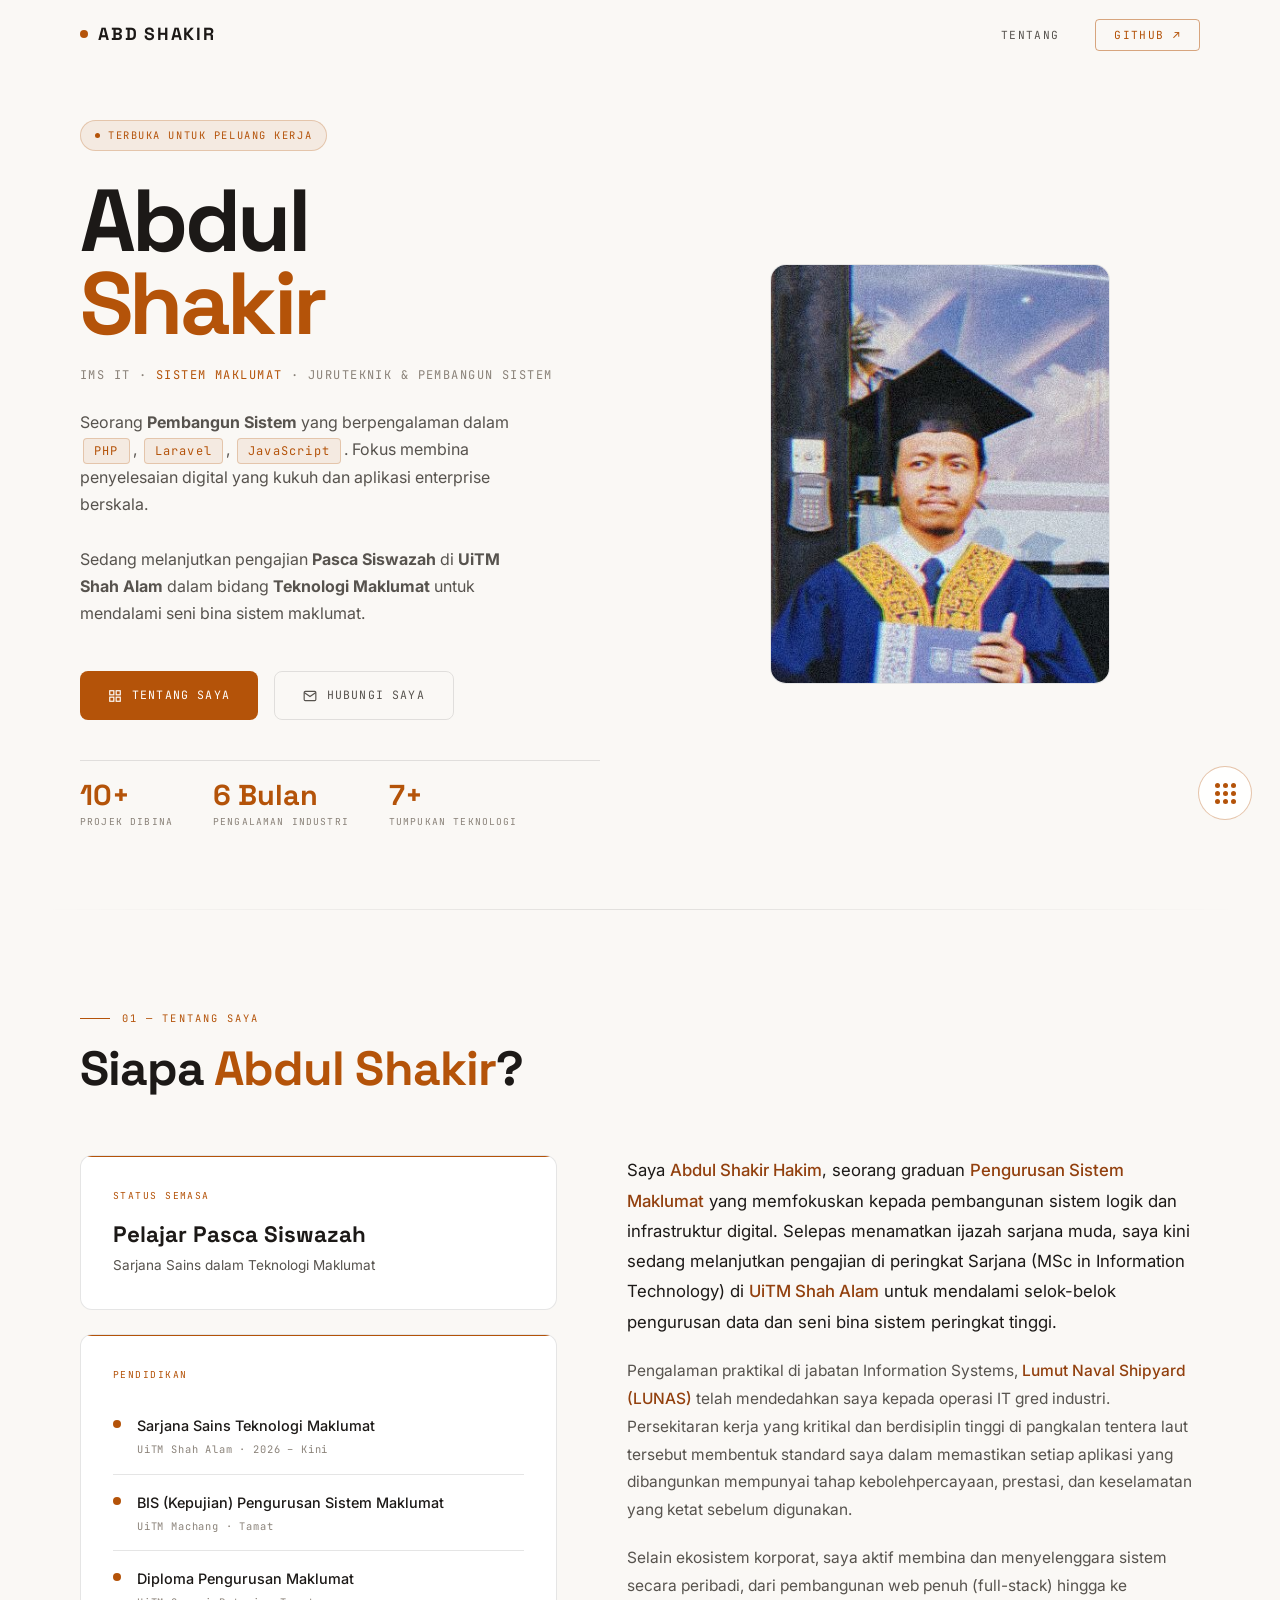
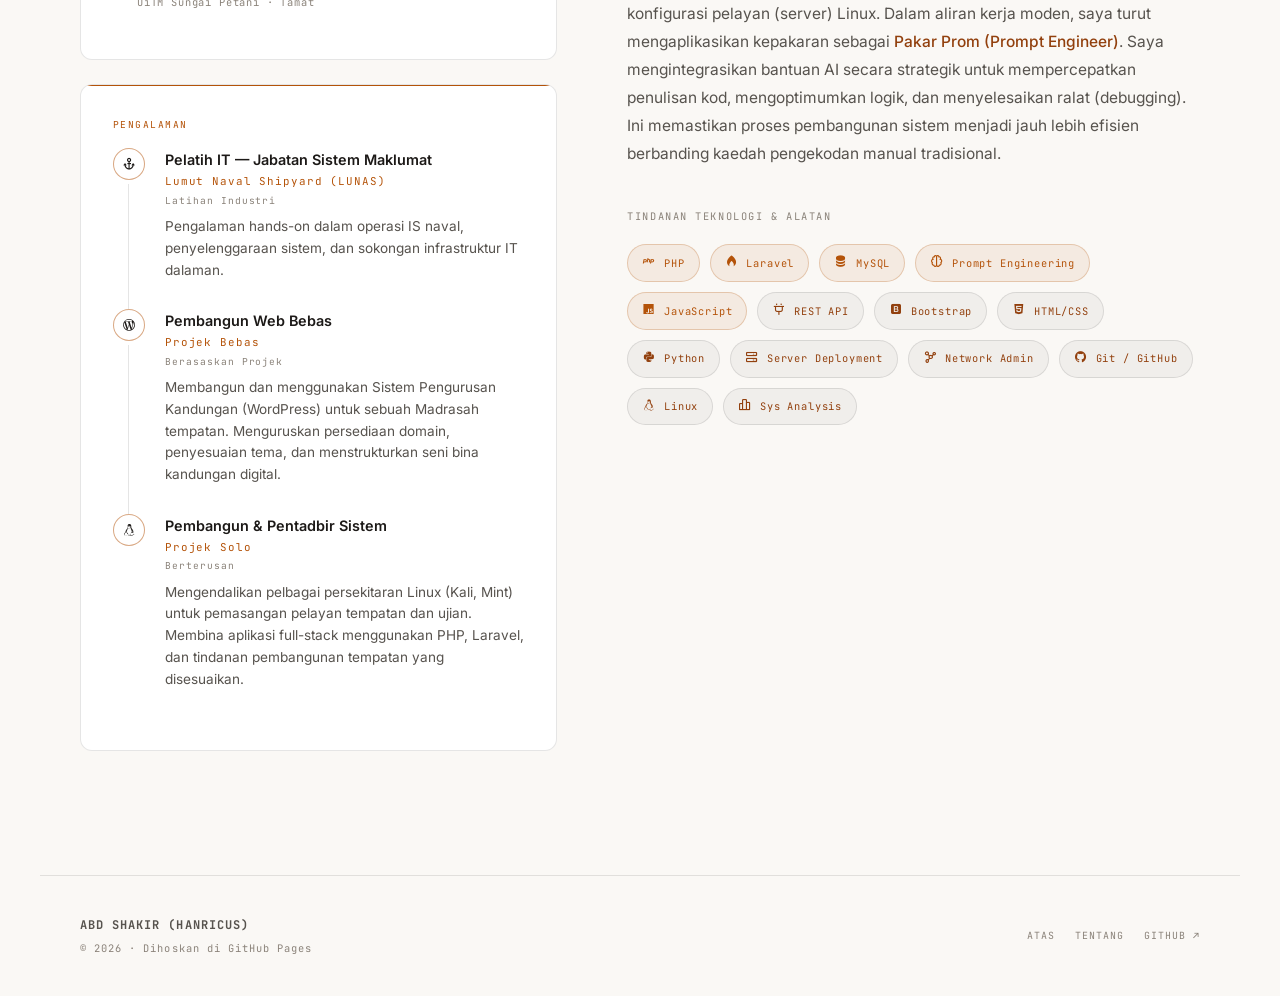
<file: index.html>
<!DOCTYPE html>
<html lang="ms">
<head>
  <meta charset="UTF-8" />
  <meta name="viewport" content="width=device-width, initial-scale=1.0" />
  <meta name="description" content="Abd Shakir — MSc IT Graduate, Information Systems Management." />
  <meta name="theme-color" content="#0b0b0c" />
  <script>
    (function () {
      var t = localStorage.getItem('theme');
      if (!t) t = window.matchMedia('(prefers-color-scheme: light)').matches ? 'light' : 'dark';
      document.documentElement.setAttribute('data-theme', t);
    })();
  </script>
  <title>Abd Shakir | Portfolio</title>

  <link rel="preconnect" href="https://fonts.googleapis.com" />
  <link rel="preconnect" href="https://fonts.gstatic.com" crossorigin />
  <link href="https://unpkg.com/boxicons@2.1.4/css/boxicons.min.css" rel="stylesheet" />
  <link rel="stylesheet" href="css/style.css" />
</head>
<body>

  <!-- Custom Cursor -->
  <div class="cursor" aria-hidden="true"></div>
  <div class="cursor-follower" aria-hidden="true"></div>

  <!-- Ambient Background -->
  <div class="bg-ambient" aria-hidden="true">
    <div class="orb orb-1"></div>
    <div class="orb orb-2"></div>
    <div class="orb orb-3"></div>
  </div>
  <div class="grid-lines" aria-hidden="true"></div>

  <!-- Particle Canvas -->
  <canvas id="particle-canvas"
          style="position:fixed;inset:0;pointer-events:none;z-index:0;opacity:0.6;"
          aria-hidden="true"></canvas>

  <div class="page-wrapper">

    <!-- ══ NAVIGATION ══ -->
    <nav class="navbar" role="navigation" aria-label="Main navigation">
      <div class="nav-inner">

        <a href="#hero" class="nav-logo" aria-label="Abd Shakir — Home">
          <span class="nav-logo-dot" aria-hidden="true"></span>
          ABD SHAKIR
        </a>

        <button class="hamburger" aria-label="Toggle navigation" aria-expanded="false">
          <span></span><span></span><span></span>
        </button>

        <ul class="nav-links" role="list">
          <li><a href="#about" data-i18n="nav_about">About</a></li>
          <li>
            <a href="https://github.com/Hanricus"
               target="_blank"
               rel="noopener noreferrer"
               class="nav-cta">
              GitHub ↗
            </a>
          </li>
        </ul>

      </div>
    </nav>


    <!-- ══ HERO ══ -->
    <section id="hero" class="hero" aria-labelledby="hero-name">
      <div class="hero-content">

        <!-- Left -->
        <div class="hero-left">
          <div class="hero-tag">
            <span class="hero-tag-dot" aria-hidden="true"></span>
            <span data-i18n="hero_tag">Available for opportunities</span>
          </div>

          <h1 class="hero-name" id="hero-name">
            <span class="hero-name-first">Abdul</span>
            <span class="hero-name-last">Shakir</span>
          </h1>

          <p class="hero-title" data-i18n="hero_title">
            IMS IT · <span>Information Systems</span> · Technician &amp; System Developer
          </p>

          <p class="hero-desc" data-i18n="hero_desc">
            Dedicated <strong>System Developer</strong> specializing in
            <span class="hero-tech-tag">PHP</span>,
            <span class="hero-tech-tag">Laravel</span>,
            <span class="hero-tech-tag">JavaScript</span>.
            Focused on building robust digital solutions and scalable enterprise or any other applications.<br><br>
            Currently pursuing <strong>Postgraduate</strong> studies at <strong>UiTM Shah Alam</strong> in <strong>Information Technology</strong>
            to further expertise in strategic information architecture.
          </p>

          <div class="hero-actions">
            <a href="#about" class="btn-primary">
              <svg width="14" height="14" viewBox="0 0 24 24" fill="none"
                   stroke="currentColor" stroke-width="2" aria-hidden="true">
                <rect x="3" y="3" width="7" height="7"/>
                <rect x="14" y="3" width="7" height="7"/>
                <rect x="14" y="14" width="7" height="7"/>
                <rect x="3" y="14" width="7" height="7"/>
              </svg>
              <span data-i18n="hero_btn_projects">View Projects</span>
            </a>
            <a href="mailto:shakim731@gmail.com" class="btn-outline">
              <svg width="14" height="14" viewBox="0 0 24 24" fill="none"
                   stroke="currentColor" stroke-width="2" aria-hidden="true">
                <path d="M4 4h16c1.1 0 2 .9 2 2v12c0 1.1-.9 2-2 2H4c-1.1 0-2-.9-2-2V6c0-1.1.9-2 2-2z"/>
                <polyline points="22,6 12,13 2,6"/>
              </svg>
              <span data-i18n="hero_btn_contact">Let's Talk</span>
            </a>
          </div>

          <!-- Stats -->
          <div class="hero-stats">
            <div class="stat-item">
              <div class="stat-value" data-count="10" data-suffix="+">0</div>
              <div class="stat-label" data-i18n="stat_projects">Projects Built</div>
            </div>
            <div class="stat-item">
              <div class="stat-value" data-count="6" data-suffix=" Months">0</div>
              <div class="stat-label" data-i18n="stat_exp">Industry Exp.</div>
            </div>
            <div class="stat-item">
              <div class="stat-value" data-count="7" data-suffix="+">0</div>
              <div class="stat-label" data-i18n="stat_stacks">Tech Stacks</div>
            </div>
          </div>
        </div>

        <!-- Right — Avatar -->
        <div class="hero-right" aria-hidden="true">
          <div class="avatar-wrapper">

            <div class="avatar-glow"></div>
            <div class="avatar-rings">
              <div class="avatar-ring avatar-ring-1"></div>
              <div class="avatar-ring avatar-ring-2"></div>
              <div class="avatar-ring avatar-ring-3"></div>
            </div>

            <!-- Orbit Social Buttons -->
            <div class="orbit-social" aria-hidden="true">
              <a href="https://github.com/Hanricus"
                 target="_blank" rel="noopener noreferrer"
                 class="orbit-social-link"
                 data-tip="GitHub">
                <i class="bx bxl-github"></i>
              </a>
              <a href="https://www.linkedin.com/in/abdulshakirhakim"
                 target="_blank" rel="noopener noreferrer"
                 class="orbit-social-link"
                 data-tip="LinkedIn">
                <i class="bx bxl-linkedin"></i>
              </a>
              <a href="mailto:shakim731@gmail.com"
                 class="orbit-social-link"
                 data-tip="Email">
                <i class="bx bx-envelope"></i>
              </a>
              <a href="https://steep-bread-aef1.shakim731.workers.dev"
                 target="_blank" rel="noopener noreferrer"
                 class="orbit-social-link server"
                 data-tip="Server">
                <i class="bx bx-server"></i>
              </a>
            </div>
            
            <div class="avatar-frame">
              <img src="images/Shakir.jpg" alt="Abd Shakir" class="avatar-img" />
            </div>

            <div class="avatar-badge badge-top-right">
              <span class="avatar-badge-icon"><i class="bx bxs-zap"></i></span>
              <span data-i18n="badge_technician">Technician · LUNAS</span>
            </div>
            <div class="avatar-badge badge-bottom-left">
              <span class="avatar-badge-icon"><i class="bx bxs-graduation"></i></span>
              <span data-i18n="badge_education">IMS IT · UiTM</span>
            </div>
            <div class="avatar-badge badge-bottom-right">
              <span class="avatar-badge-icon"><i class="bx bx-laptop"></i></span>
              <span data-i18n="badge_freelancer">Freelancer · Solo Projects</span>
            </div>
            <div class="avatar-badge badge-top-left">
              <span class="avatar-badge-icon"><i class="bx bxs-flame"></i></span>
              <span data-i18n="badge_dev">PHP System Dev</span>
            </div>

          </div>
        </div>

      </div>

      <!-- Scroll cue -->
      <div class="scroll-indicator" aria-hidden="true">
        <div class="scroll-line"></div>
        <span class="scroll-text">Scroll</span>
      </div>
    </section>


    <!-- ══ ABOUT ══ -->
    <div class="divider" aria-hidden="true"></div>

    <section id="about" class="section" aria-labelledby="about-title">
      <div class="section-header reveal">
        <div class="section-tag" data-i18n="section_about_tag">01 — About Me</div>
        <h2 class="section-title" id="about-title" data-i18n="section_about_heading">
          Who is <span>Abdul Shakir</span>?
        </h2>
      </div>

      <div class="about-grid">

        <!-- Identity & Education -->
        <div class="about-identity reveal reveal-delay-1">

          <div class="identity-card">
            <div class="identity-label" data-i18n="about_status_label">Current Status</div>
            <div class="identity-value" data-i18n="about_status_value">Postgraduate Student</div>
            <div class="identity-sub" data-i18n="about_status_sub">Master of Science in Information Technology</div>
          </div>

          <div class="identity-card">
            <div class="identity-label" data-i18n="about_edu_label">Education</div>
            <ul class="edu-list">
              <li class="edu-item">
                <div class="edu-dot"></div>
                <div>
                  <div class="edu-degree" data-i18n="edu1_degree">MSc Information Technology</div>
                  <div class="edu-school" data-i18n="edu1_school">UiTM Shah Alam · 2026 – Present</div>
                </div>
              </li>
              <li class="edu-item">
                <div class="edu-dot"></div>
                <div>
                  <div class="edu-degree" data-i18n="edu2_degree">BIS (Hons) Information Systems Management</div>
                  <div class="edu-school" data-i18n="edu2_school">UiTM Machang · Completed</div>
                </div>
              </li>
              <li class="edu-item">
                <div class="edu-dot"></div>
                <div>
                  <div class="edu-degree" data-i18n="edu3_degree">Diploma in Information Management</div>
                  <div class="edu-school" data-i18n="edu3_school">UiTM Sungai Petani · Completed</div>
                </div>
              </li>
            </ul>
          </div>

          <!-- Experience -->
          <div class="identity-card">
            <div class="identity-label" data-i18n="about_exp_label">Experience</div>

            <div class="exp-item">
              <div class="exp-icon-wrap"><i class="bx bx-anchor"></i></div>
              <div class="exp-content">
                <div class="exp-role" data-i18n="exp1_role">IT Intern — Information Systems Dept.</div>
                <div class="exp-company">Lumut Naval Shipyard (LUNAS)</div>
                <div class="exp-duration" data-i18n="exp1_duration">Industrial Training</div>
                <div class="exp-desc" data-i18n="exp1_desc">
                  Hands-on experience in naval IS operations, system maintenance, and internal IT infrastructure support.
                </div>
              </div>
            </div>

            <div class="exp-item">
              <div class="exp-icon-wrap"><i class="bx bxl-wordpress"></i></div>
              <div class="exp-content">
                <div class="exp-role" data-i18n="exp2_role">Freelance Web Developer</div>
                <div class="exp-company" data-i18n="exp2_company">Independent Project</div>
                <div class="exp-duration" data-i18n="exp2_duration">Project-Based</div>
                <div class="exp-desc" data-i18n="exp2_desc">
                  Developed and deployed a Content Management System (WordPress) for a local Madrasah. Managed domain setup, theme customization, and structured the digital content architecture.
                </div>
              </div>
            </div>

            <div class="exp-item">
              <div class="exp-icon-wrap"><i class="bx bxl-tux"></i></div>
              <div class="exp-content">
                <div class="exp-role" data-i18n="exp3_role">System Developer &amp; Administrator</div>
                <div class="exp-company" data-i18n="exp3_company">Solo Projects</div>
                <div class="exp-duration" data-i18n="exp3_duration">Continuous</div>
                <div class="exp-desc" data-i18n="exp3_desc">
                  Operated various Linux environments (Kali, Mint) for local server deployment and testing. Built full-stack applications utilizing PHP, Laravel, and customized local development stacks.
                </div>
              </div>
            </div>

          </div>

        </div>

        <!-- Text & Skills -->
        <div class="about-text reveal reveal-delay-2">
          <p data-i18n="about_p1">
            Saya <strong>Abdul Shakir Hakim</strong>, seorang graduan <strong>Pengurusan Sistem Maklumat</strong> yang memfokuskan kepada pembangunan sistem logik dan infrastruktur digital. Selepas menamatkan ijazah sarjana muda, saya kini sedang melanjutkan pengajian di peringkat Sarjana (MSc in Information Technology) di <strong>UiTM Shah Alam</strong> untuk mendalami selok-belok pengurusan data dan seni bina sistem peringkat tinggi.
          </p>
          <p data-i18n="about_p2">
            Pengalaman praktikal di jabatan Information Systems, <strong>Lumut Naval Shipyard (LUNAS)</strong> telah mendedahkan saya kepada operasi IT gred industri. Persekitaran kerja yang kritikal dan berdisiplin tinggi di pangkalan tentera laut tersebut membentuk standard saya dalam memastikan setiap aplikasi yang dibangunkan mempunyai tahap kebolehpercayaan, prestasi, dan keselamatan yang ketat sebelum digunakan.
          </p>
          <p data-i18n="about_p3">
            Selain ekosistem korporat, saya aktif membina dan menyelenggara sistem secara peribadi, dari pembangunan web penuh (full-stack) hingga ke konfigurasi pelayan (server) Linux. Dalam aliran kerja moden, saya turut mengaplikasikan kepakaran sebagai <strong>Pakar Prom (Prompt Engineer)</strong>. Saya mengintegrasikan bantuan AI secara strategik untuk mempercepatkan penulisan kod, mengoptimumkan logik, dan menyelesaikan ralat (debugging). Ini memastikan proses pembangunan sistem menjadi jauh lebih efisien berbanding kaedah pengekodan manual tradisional.
          </p>

          <div class="skills-block">
            <div class="skills-title" data-i18n="skills_title">Tech Stack &amp; Tools</div>
            <div class="skills-grid">
              <span class="skill-pill highlight" data-level="89" data-desc="Native backend coding, session handling, form processing, dan troubleshooting guna error_reporting."><span class="skill-pill-icon"><i class="bx bxl-php"></i></span>PHP</span>
              <span class="skill-pill highlight" data-level="85" data-desc="MVC architecture, routing, migrations, dan debugging sistem secara terperinci membaca fail laravel.log."><span class="skill-pill-icon"><i class="bx bxs-flame"></i></span>Laravel</span>
              <span class="skill-pill highlight" data-level="82" data-desc="Table design, raw SQL queries, pengurusan phpMyAdmin, dan penyelesaian isu database connection."><span class="skill-pill-icon"><i class="bx bxs-data"></i></span>MySQL</span>
              <span class="skill-pill highlight" data-level="90" data-desc="Menggunakan AI untuk menjana kod, mencari punca ralat (debugging), dan mempercepatkan proses development."><span class="skill-pill-icon"><i class="bx bx-brain"></i></span>Prompt Engineering</span>
              <span class="skill-pill highlight" data-level="67" data-desc="Client-side scripting, form validation, AJAX, dan debug ralat DOM melalui browser console."><span class="skill-pill-icon"><i class="bx bxl-javascript"></i></span>JavaScript</span>
              <span class="skill-pill" data-level="54" data-desc="Test endpoint guna Postman, handle output JSON, dan troubleshoot isu API connection/response."><span class="skill-pill-icon"><i class="bx bx-plug"></i></span>REST API</span>
              <span class="skill-pill" data-level="72" data-desc="Rapid UI prototyping guna grid system, pre-built components, dan override default class CSS."><span class="skill-pill-icon"><i class="bx bxl-bootstrap"></i></span>Bootstrap</span>
              <span class="skill-pill" data-level="80" data-desc="Page structuring, UI styling, dan selesaikan masalah layout website menggunakan Inspect Element."><span class="skill-pill-icon"><i class="bx bxl-html5"></i></span>HTML/CSS</span>
              <span class="skill-pill" data-level="66" data-desc="Basic scripting untuk simple automation, data handling, dan menyelesaikan syntax errors."><span class="skill-pill-icon"><i class="bx bxl-python"></i></span>Python</span>
              <span class="skill-pill" data-level="70" data-desc="Manage hosting (cPanel/FTP), setup live database, upload file projek, dan fix live server error."><span class="skill-pill-icon"><i class="bx bx-server"></i></span>Server Deployment</span>
              <span class="skill-pill" data-level="68" data-desc="Physical setup (crimping kabel RJ45), guna network cable tester, ping test, dan troubleshoot LAN/IP."><span class="skill-pill-icon"><i class="bx bx-network-chart"></i></span>Network Admin</span>
              <span class="skill-pill" data-level="76" data-desc="Push/pull code, clone repo projek, urus branch, dan track sejarah perubahan kod sistem."><span class="skill-pill-icon"><i class="bx bxl-github"></i></span>Git / GitHub</span>
              <span class="skill-pill" data-level="33" data-desc="Navigasi CLI (Kali/Mint), urus file permissions (chmod), run command asas, dan semak system logs."><span class="skill-pill-icon"><i class="bx bxl-tux"></i></span>Linux</span>
              <span class="skill-pill" data-level="61" data-desc="Kumpul requirement, sketch system flow, dan rancang struktur asas database sebelum mula coding."><span class="skill-pill-icon"><i class="bx bx-bar-chart-alt-2"></i></span>Sys Analysis</span>
            </div>

            <div class="skill-detail" id="skill-detail" aria-live="polite">
              <div class="skill-detail-header">
                <span class="skill-detail-name" id="skill-detail-name"></span>
                <span class="skill-detail-pct" id="skill-detail-pct"></span>
              </div>
              <div class="skill-bar-track">
                <div class="skill-bar-fill" id="skill-bar-fill"></div>
              </div>
              <p class="skill-detail-desc" id="skill-detail-desc"></p>
            </div>
          </div>
        </div>

      </div>
    </section>

    <!-- ══ FOOTER ══ -->
    <footer class="footer" role="contentinfo">
      <div class="footer-left">
        <strong>ABD SHAKIR (HANRICUS)</strong>
        <span data-i18n="footer_hosted">&copy; 2026 · Hosted on GitHub Pages</span>
      </div>
      <div class="footer-right">
        <a href="#hero" class="footer-link" data-i18n="footer_top">Top</a>
        <a href="#about" class="footer-link" data-i18n="footer_about">About</a>
        <a href="https://github.com/Hanricus"
           target="_blank"
           rel="noopener noreferrer"
           class="footer-link">GitHub ↗</a>
      </div>
    </footer>

  </div><!-- end page-wrapper -->

  <!-- JavaScript -->
  <script src="js/main.js" defer></script>
  <script src="js/translator.js" defer></script>
</body>
</html>
</file>
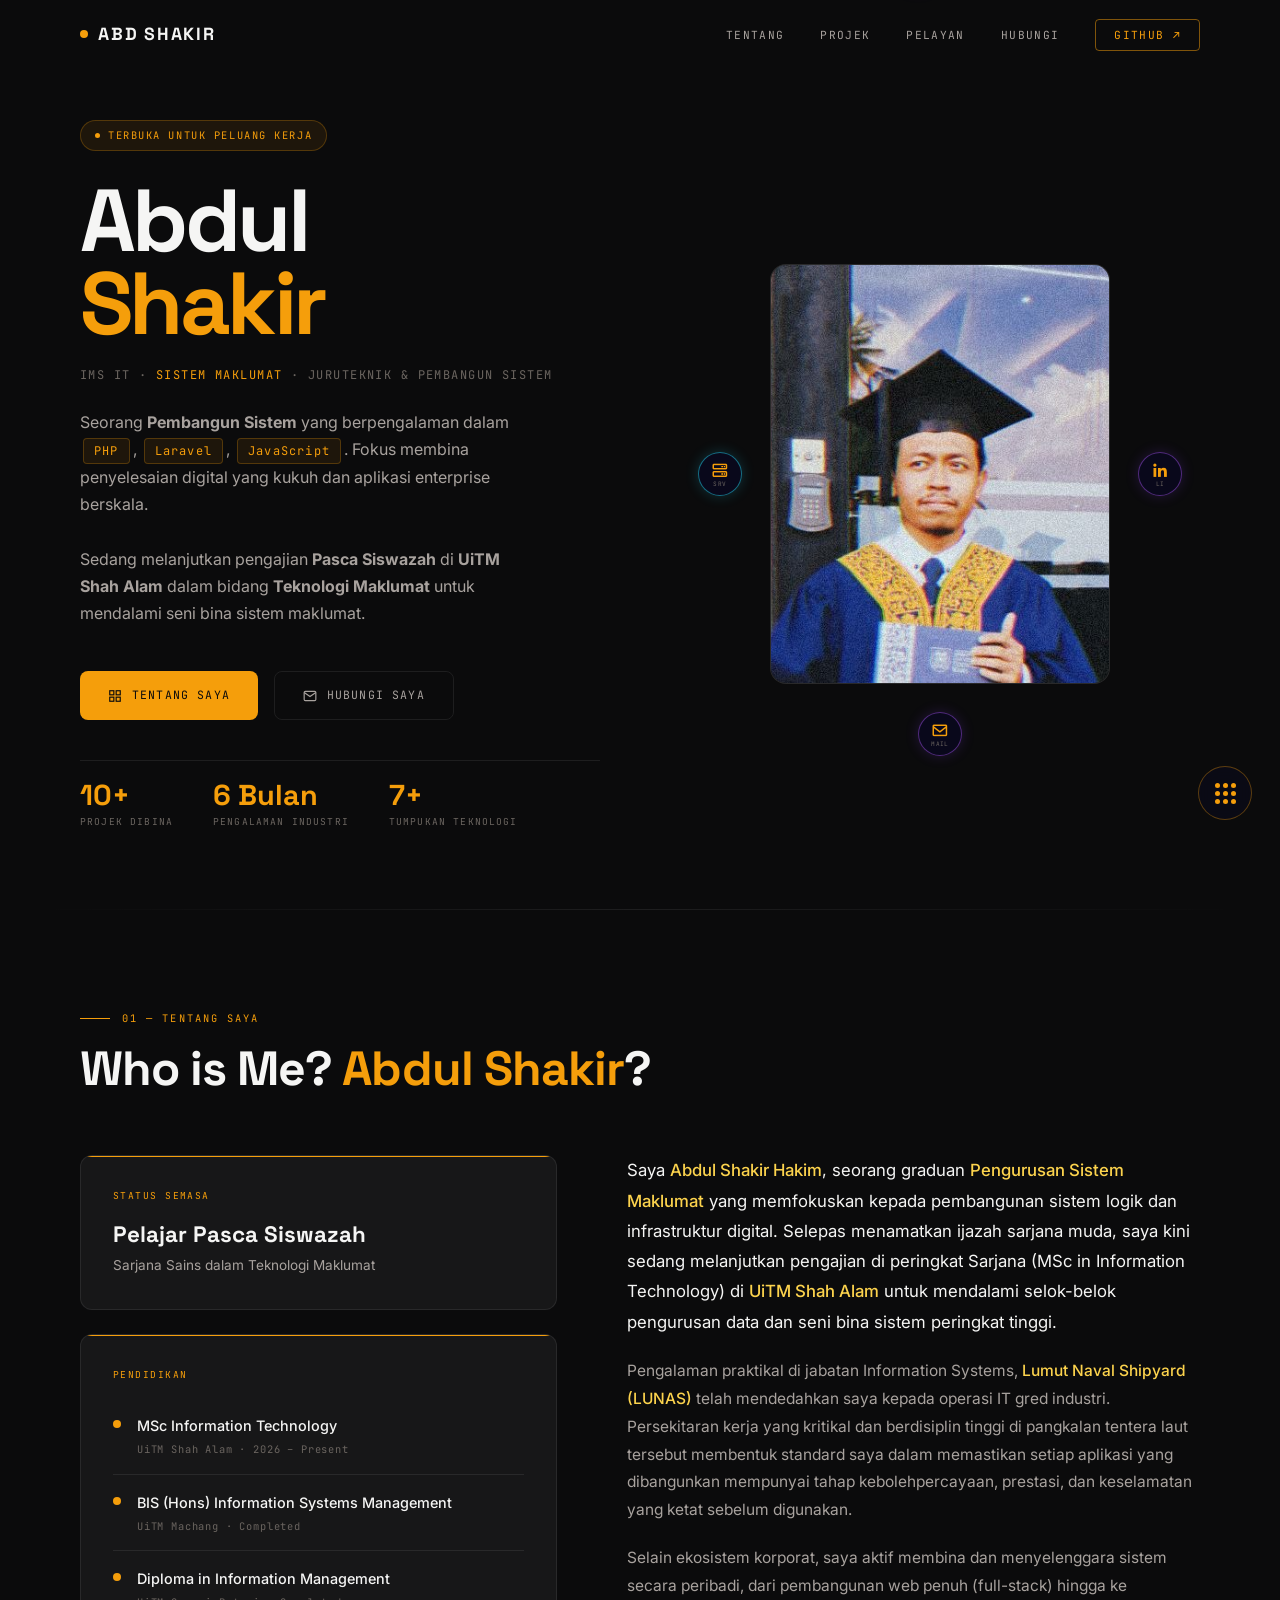
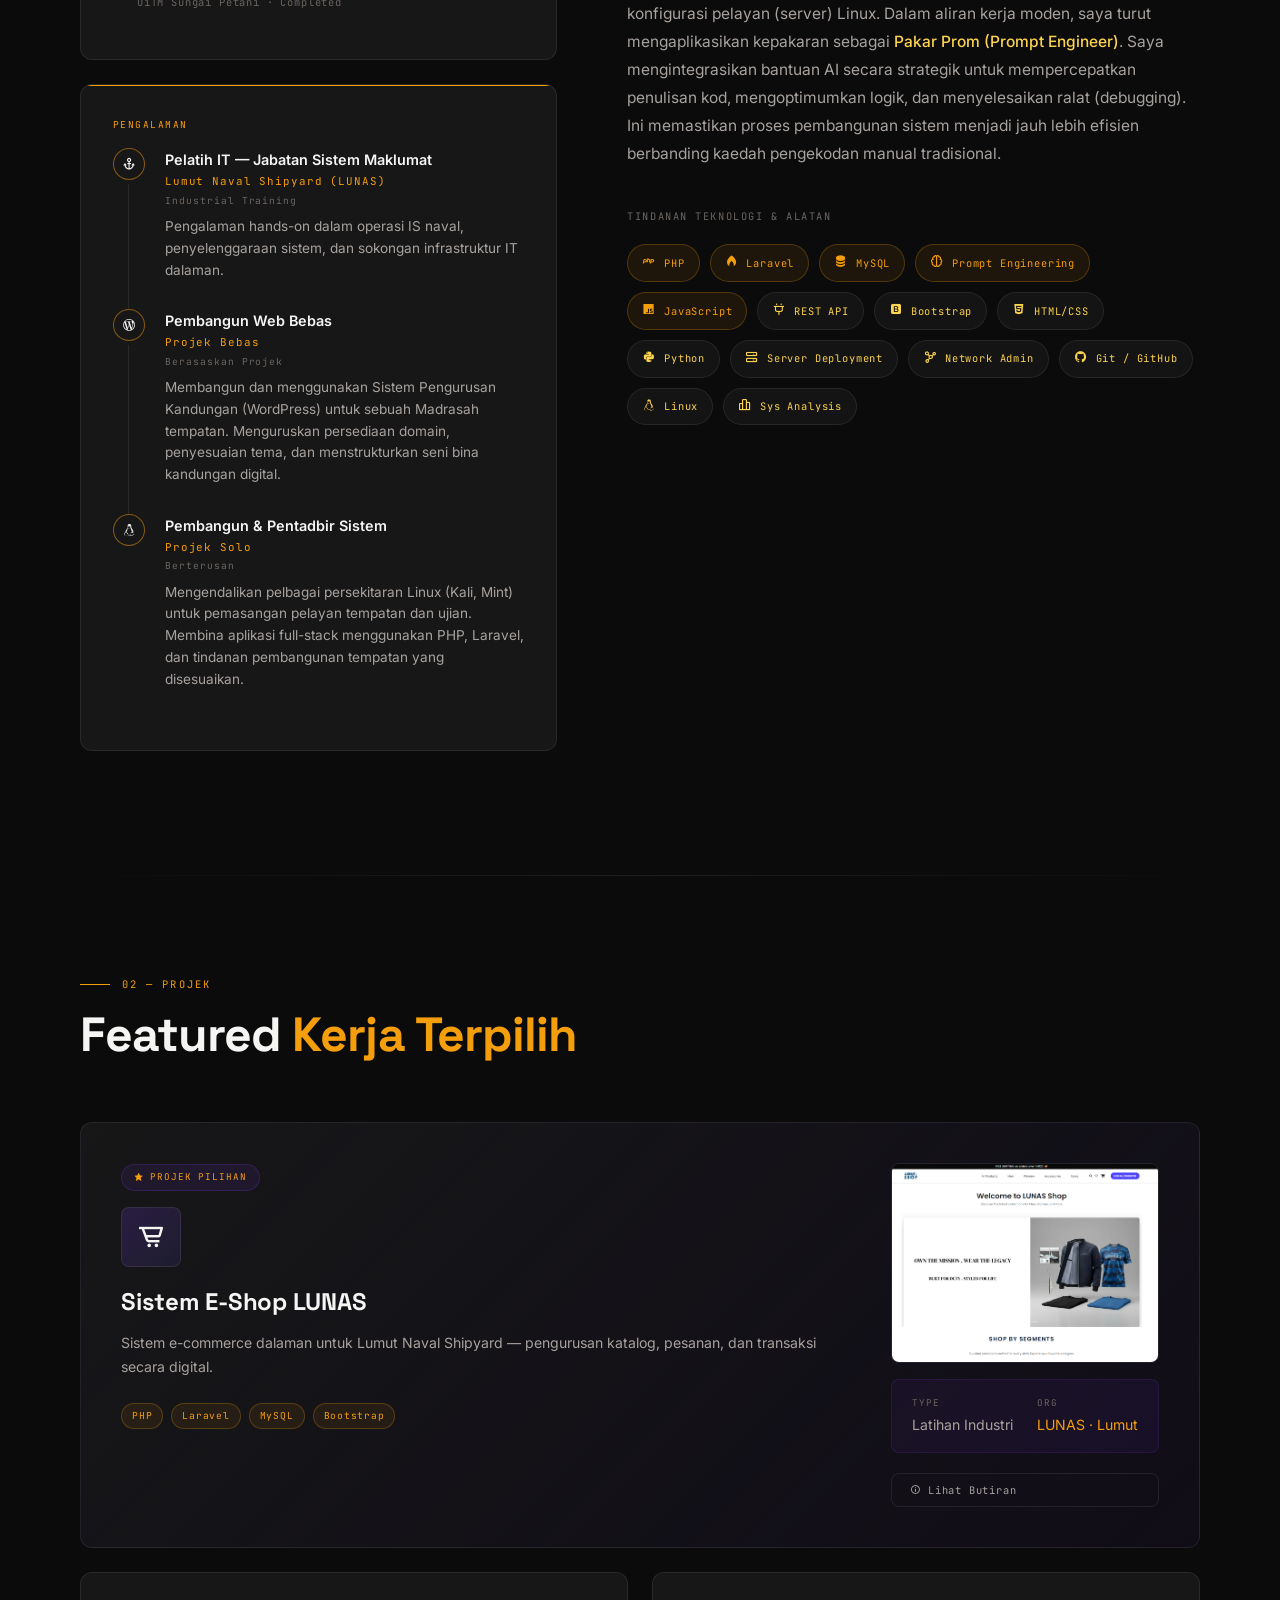
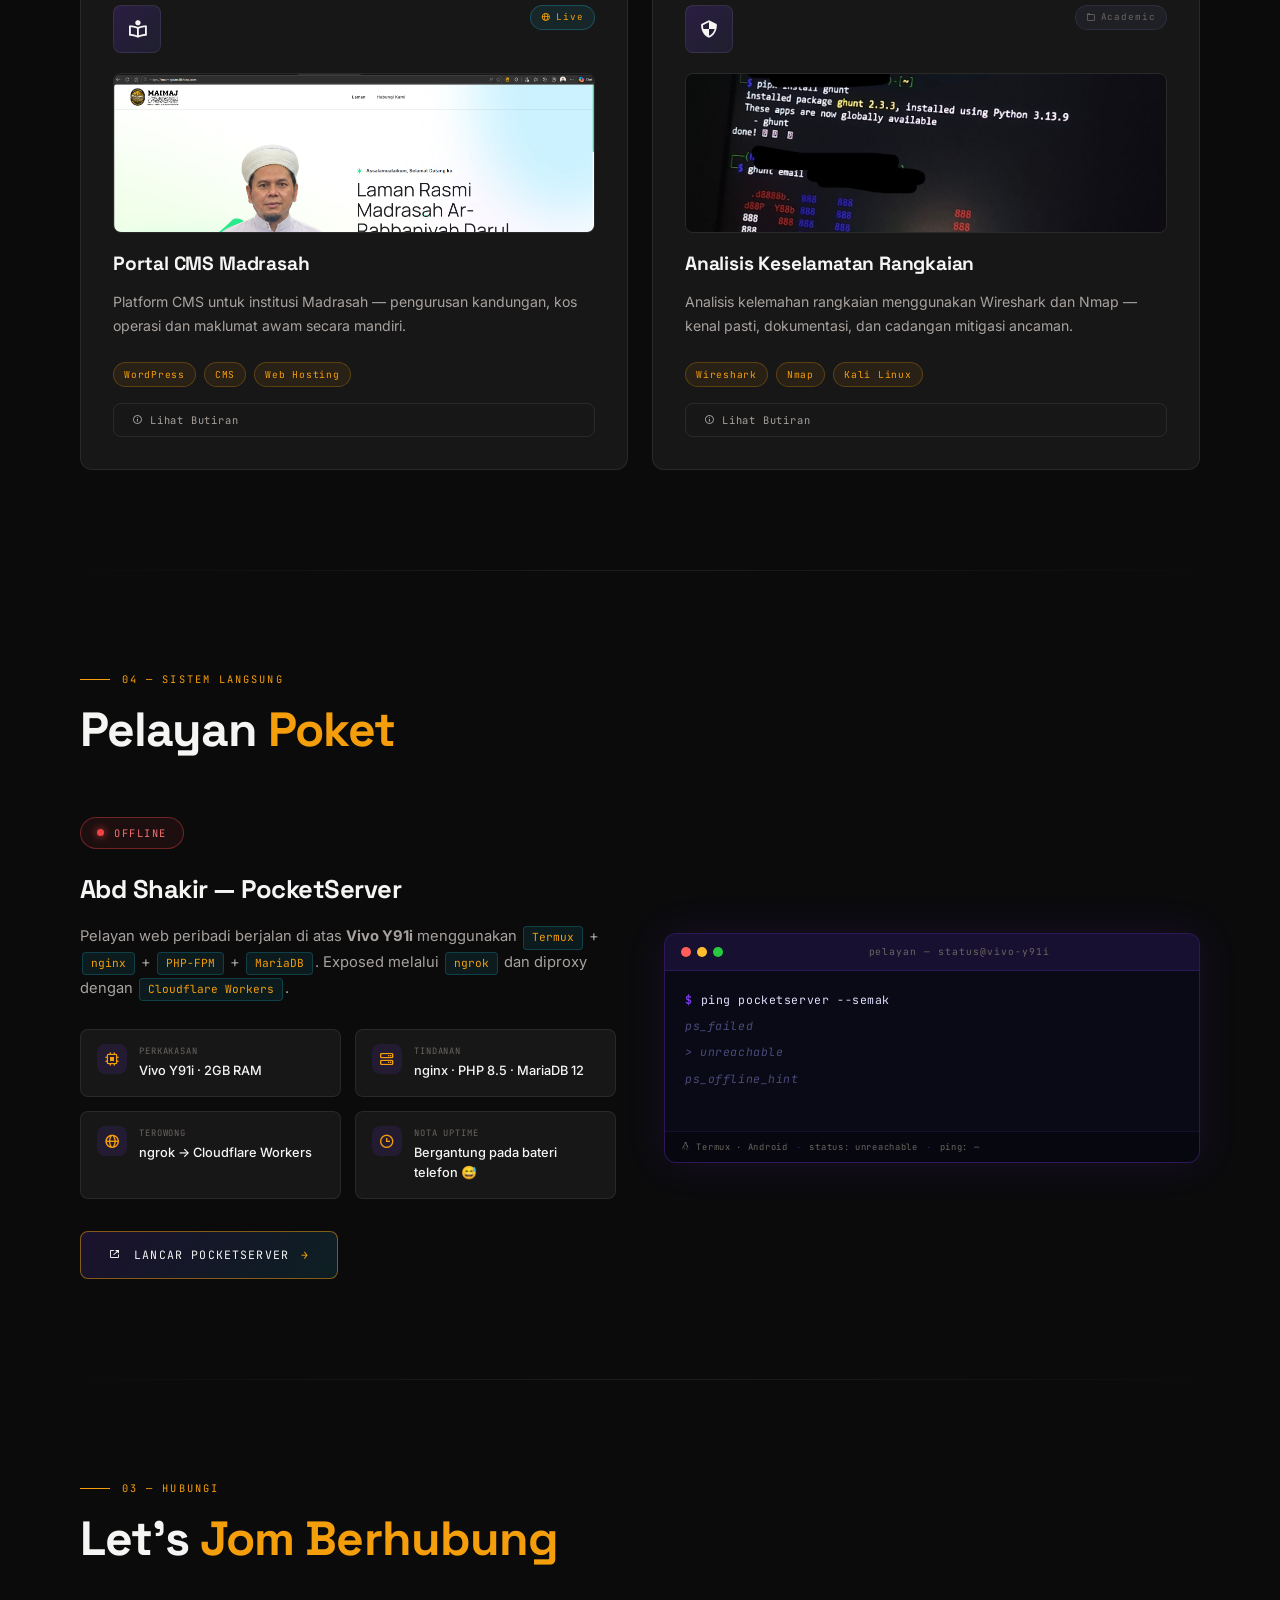
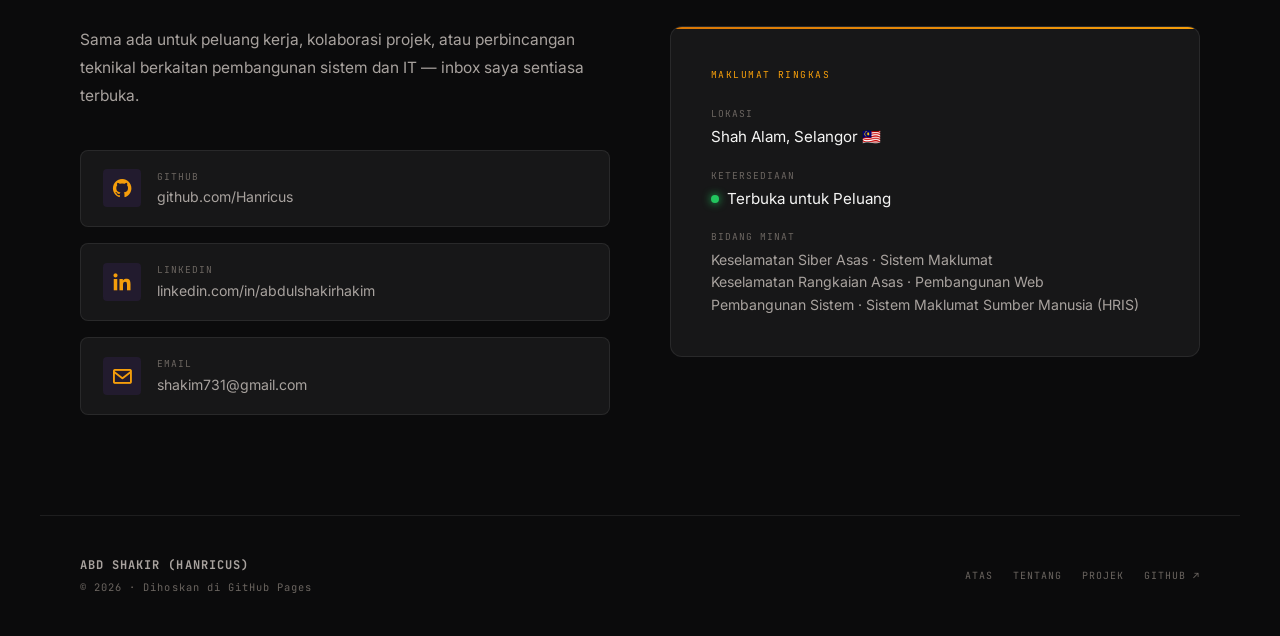
<file: index - Copy.html>
<!DOCTYPE html>
<html lang="ms">
<head>
  <meta charset="UTF-8" />
  <meta name="viewport" content="width=device-width, initial-scale=1.0" />
  <meta name="description" content="Abd Shakir — MSc IT Graduate, Information Systems Management." />
  <meta name="theme-color" content="#7c3aed" />
  <title>Abd Shakir | Portfolio</title>

  <link rel="preconnect" href="https://fonts.googleapis.com" />
  <link rel="preconnect" href="https://fonts.gstatic.com" crossorigin />
  <link href="https://unpkg.com/boxicons@2.1.4/css/boxicons.min.css" rel="stylesheet" />
  <link rel="stylesheet" href="css/style.css" />
</head>
<body>

  <!-- Custom Cursor -->
  <div class="cursor" aria-hidden="true"></div>
  <div class="cursor-follower" aria-hidden="true"></div>

  <!-- Ambient Background -->
  <div class="bg-ambient" aria-hidden="true">
    <div class="orb orb-1"></div>
    <div class="orb orb-2"></div>
    <div class="orb orb-3"></div>
  </div>
  <div class="grid-lines" aria-hidden="true"></div>

  <!-- Particle Canvas -->
  <canvas id="particle-canvas"
          style="position:fixed;inset:0;pointer-events:none;z-index:0;opacity:0.6;"
          aria-hidden="true"></canvas>

  <div class="page-wrapper">

    <!-- ══ NAVIGATION ══ -->
    <nav class="navbar" role="navigation" aria-label="Main navigation">
      <div class="nav-inner">

        <a href="#hero" class="nav-logo" aria-label="Abd Shakir — Home">
          <span class="nav-logo-dot" aria-hidden="true"></span>
          ABD SHAKIR
        </a>

        <button class="hamburger" aria-label="Toggle navigation" aria-expanded="false">
          <span></span><span></span><span></span>
        </button>

        <ul class="nav-links" role="list">
          <li><a href="#about" data-i18n="nav_about">About</a></li>
          <li><a href="#projects" data-i18n="nav_projects">Projects</a></li>
          <li><a href="#server" data-i18n="nav_server">Server</a></li>
          <li><a href="#contact" data-i18n="nav_contact">Contact</a></li>
          <li>
            <a href="https://github.com/Hanricus"
               target="_blank"
               rel="noopener noreferrer"
               class="nav-cta">
              GitHub ↗
            </a>
          </li>
        </ul>

      </div>
    </nav>


    <!-- ══ HERO ══ -->
    <section id="hero" class="hero" aria-labelledby="hero-name">
      <div class="hero-content">

        <!-- Left -->
        <div class="hero-left">
          <div class="hero-tag">
            <span class="hero-tag-dot" aria-hidden="true"></span>
            <span data-i18n="hero_tag">Available for opportunities</span>
          </div>

          <h1 class="hero-name" id="hero-name">
            <span class="hero-name-first">Abdul</span>
            <span class="hero-name-last">Shakir</span>
          </h1>

          <p class="hero-title" data-i18n="hero_title">
            IMS IT · <span>Information Systems</span> · Technician &amp; System Developer
          </p>

          <p class="hero-desc" data-i18n="hero_desc">
            Dedicated <strong>System Developer</strong> specializing in
            <span class="hero-tech-tag">PHP</span>,
            <span class="hero-tech-tag">Laravel</span>,
            <span class="hero-tech-tag">JavaScript</span>.
            Focused on building robust digital solutions and scalable enterprise or any other applications.<br><br>
            Currently pursuing <strong>Postgraduate</strong> studies at <strong>UiTM Shah Alam</strong> in <strong>Information Technology</strong>
            to further expertise in strategic information architecture.
          </p>

          <div class="hero-actions">
            <a href="#projects" class="btn-primary">
              <svg width="14" height="14" viewBox="0 0 24 24" fill="none"
                   stroke="currentColor" stroke-width="2" aria-hidden="true">
                <rect x="3" y="3" width="7" height="7"/>
                <rect x="14" y="3" width="7" height="7"/>
                <rect x="14" y="14" width="7" height="7"/>
                <rect x="3" y="14" width="7" height="7"/>
              </svg>
              <span data-i18n="hero_btn_projects">View Projects</span>
            </a>
            <a href="#contact" class="btn-outline">
              <svg width="14" height="14" viewBox="0 0 24 24" fill="none"
                   stroke="currentColor" stroke-width="2" aria-hidden="true">
                <path d="M4 4h16c1.1 0 2 .9 2 2v12c0 1.1-.9 2-2 2H4c-1.1 0-2-.9-2-2V6c0-1.1.9-2 2-2z"/>
                <polyline points="22,6 12,13 2,6"/>
              </svg>
              <span data-i18n="hero_btn_contact">Let's Talk</span>
            </a>
          </div>

          <!-- Stats -->
          <div class="hero-stats">
            <div class="stat-item">
              <div class="stat-value" data-count="10" data-suffix="+">0</div>
              <div class="stat-label" data-i18n="stat_projects">Projects Built</div>
            </div>
            <div class="stat-item">
              <div class="stat-value" data-count="6" data-suffix=" Months">0</div>
              <div class="stat-label" data-i18n="stat_exp">Industry Exp.</div>
            </div>
            <div class="stat-item">
              <div class="stat-value" data-count="7" data-suffix="+">0</div>
              <div class="stat-label" data-i18n="stat_stacks">Tech Stacks</div>
            </div>
          </div>
        </div>

        <!-- Right — Avatar -->
        <div class="hero-right" aria-hidden="true">
          <div class="avatar-wrapper">

            <div class="avatar-glow"></div>
            <div class="avatar-rings">
              <div class="avatar-ring avatar-ring-1"></div>
              <div class="avatar-ring avatar-ring-2"></div>
              <div class="avatar-ring avatar-ring-3"></div>
            </div>

            <div class="avatar-frame">
              <img src="images/Shakir.jpg" alt="Abd Shakir" class="avatar-img" />
            </div>

            <div class="orbit-links-wrap">

            <!-- GitHub -->
            <a href="https://github.com/Hanricus"
              target="_blank" rel="noopener noreferrer"
              class="orbit-link"
              data-tip="GitHub">
              <i class="bx bxl-github"></i>
              <span class="orbit-link-label">GH</span>
            </a>

            <!-- LinkedIn -->
            <a href="https://www.linkedin.com/in/abdulshakirhakim"
              target="_blank" rel="noopener noreferrer"
              class="orbit-link"
              data-tip="LinkedIn">
              <i class="bx bxl-linkedin"></i>
              <span class="orbit-link-label">LI</span>
            </a>

            <!-- Email -->
            <a href="mailto:shakim731@gmail.com"
              class="orbit-link"
              data-tip="Email">
              <i class="bx bx-envelope"></i>
              <span class="orbit-link-label">MAIL</span>
            </a>

            <!-- PocketServer — warna lain -->
            <a href="https://steep-bread-aef1.shakim731.workers.dev"
              target="_blank" rel="noopener noreferrer"
              class="orbit-link server"
              data-tip="Server">
              <i class="bx bx-server"></i>
              <span class="orbit-link-label">SRV</span>
            </a>

          </div>

          </div>
        </div>

      </div>

      <!-- Scroll cue -->
      <div class="scroll-indicator" aria-hidden="true">
        <div class="scroll-line"></div>
        <span class="scroll-text">Scroll</span>
      </div>
    </section>


    <!-- ══ ABOUT ══ -->
    <div class="divider" aria-hidden="true"></div>

    <section id="about" class="section" aria-labelledby="about-title">
      <div class="section-header reveal">
        <div class="section-tag" data-i18n="section_about_tag">01 — About Me</div>
        <h2 class="section-title" id="about-title">
          Who is Me? <span data-i18n="section_about_title">Abdul Shakir</span>?
        </h2>
      </div>

      <div class="about-grid">

        <!-- Identity & Education -->
        <div class="about-identity reveal reveal-delay-1">

          <div class="identity-card">
            <div class="identity-label" data-i18n="about_status_label">Current Status</div>
            <div class="identity-value" data-i18n="about_status_value">Postgraduate Student</div>
            <div class="identity-sub" data-i18n="about_status_sub">Master of Science in Information Technology</div>
          </div>

          <div class="identity-card">
            <div class="identity-label" data-i18n="about_edu_label">Education</div>
            <ul class="edu-list">
              <li class="edu-item">
                <div class="edu-dot"></div>
                <div>
                  <div class="edu-degree">MSc Information Technology</div>
                  <div class="edu-school">UiTM Shah Alam · 2026 – Present</div>
                </div>
              </li>
              <li class="edu-item">
                <div class="edu-dot"></div>
                <div>
                  <div class="edu-degree">BIS (Hons) Information Systems Management</div>
                  <div class="edu-school">UiTM Machang · Completed</div>
                </div>
              </li>
              <li class="edu-item">
                <div class="edu-dot"></div>
                <div>
                  <div class="edu-degree">Diploma in Information Management</div>
                  <div class="edu-school">UiTM Sungai Petani · Completed</div>
                </div>
              </li>
            </ul>
          </div>

          <!-- Experience -->
          <div class="identity-card">
            <div class="identity-label" data-i18n="about_exp_label">Experience</div>

            <div class="exp-item">
              <div class="exp-icon-wrap"><i class="bx bx-anchor"></i></div>
              <div class="exp-content">
                <div class="exp-role" data-i18n="exp1_role">IT Intern — Information Systems Dept.</div>
                <div class="exp-company">Lumut Naval Shipyard (LUNAS)</div>
                <div class="exp-duration">Industrial Training</div>
                <div class="exp-desc" data-i18n="exp1_desc">
                  Hands-on experience in naval IS operations, system maintenance, and internal IT infrastructure support.
                </div>
              </div>
            </div>

            <div class="exp-item">
              <div class="exp-icon-wrap"><i class="bx bxl-wordpress"></i></div>
              <div class="exp-content">
                <div class="exp-role" data-i18n="exp2_role">Freelance Web Developer</div>
                <div class="exp-company" data-i18n="exp2_company">Independent Project</div>
                <div class="exp-duration" data-i18n="exp2_duration">Project-Based</div>
                <div class="exp-desc" data-i18n="exp2_desc">
                  Developed and deployed a Content Management System (WordPress) for a local Madrasah. Managed domain setup, theme customization, and structured the digital content architecture.
                </div>
              </div>
            </div>

            <div class="exp-item">
              <div class="exp-icon-wrap"><i class="bx bxl-tux"></i></div>
              <div class="exp-content">
                <div class="exp-role" data-i18n="exp3_role">System Developer &amp; Administrator</div>
                <div class="exp-company" data-i18n="exp3_company">Solo Projects</div>
                <div class="exp-duration" data-i18n="exp3_duration">Continuous</div>
                <div class="exp-desc" data-i18n="exp3_desc">
                  Operated various Linux environments (Kali, Mint) for local server deployment and testing. Built full-stack applications utilizing PHP, Laravel, and customized local development stacks.
                </div>
              </div>
            </div>

          </div>

        </div>

        <!-- Text & Skills -->
        <div class="about-text reveal reveal-delay-2">
          <p data-i18n="about_p1">
            Saya <strong>Abdul Shakir Hakim</strong>, seorang graduan <strong>Pengurusan Sistem Maklumat</strong> yang memfokuskan kepada pembangunan sistem logik dan infrastruktur digital. Selepas menamatkan ijazah sarjana muda, saya kini sedang melanjutkan pengajian di peringkat Sarjana (MSc in Information Technology) di <strong>UiTM Shah Alam</strong> untuk mendalami selok-belok pengurusan data dan seni bina sistem peringkat tinggi.
          </p>
          <p data-i18n="about_p2">
            Pengalaman praktikal di jabatan Information Systems, <strong>Lumut Naval Shipyard (LUNAS)</strong> telah mendedahkan saya kepada operasi IT gred industri. Persekitaran kerja yang kritikal dan berdisiplin tinggi di pangkalan tentera laut tersebut membentuk standard saya dalam memastikan setiap aplikasi yang dibangunkan mempunyai tahap kebolehpercayaan, prestasi, dan keselamatan yang ketat sebelum digunakan.
          </p>
          <p data-i18n="about_p3">
            Selain ekosistem korporat, saya aktif membina dan menyelenggara sistem secara peribadi, dari pembangunan web penuh (full-stack) hingga ke konfigurasi pelayan (server) Linux. Dalam aliran kerja moden, saya turut mengaplikasikan kepakaran sebagai <strong>Pakar Prom (Prompt Engineer)</strong>. Saya mengintegrasikan bantuan AI secara strategik untuk mempercepatkan penulisan kod, mengoptimumkan logik, dan menyelesaikan ralat (debugging). Ini memastikan proses pembangunan sistem menjadi jauh lebih efisien berbanding kaedah pengekodan manual tradisional.
          </p>

          <div class="skills-block">
            <div class="skills-title" data-i18n="skills_title">Tech Stack &amp; Tools</div>
            <div class="skills-grid">
              <span class="skill-pill highlight" data-level="89" data-desc="Native backend coding, session handling, form processing, dan troubleshooting guna error_reporting."><span class="skill-pill-icon"><i class="bx bxl-php"></i></span>PHP</span>
              <span class="skill-pill highlight" data-level="85" data-desc="MVC architecture, routing, migrations, dan debugging sistem secara terperinci membaca fail laravel.log."><span class="skill-pill-icon"><i class="bx bxs-flame"></i></span>Laravel</span>
              <span class="skill-pill highlight" data-level="82" data-desc="Table design, raw SQL queries, pengurusan phpMyAdmin, dan penyelesaian isu database connection."><span class="skill-pill-icon"><i class="bx bxs-data"></i></span>MySQL</span>
              <span class="skill-pill highlight" data-level="90" data-desc="Menggunakan AI untuk menjana kod, mencari punca ralat (debugging), dan mempercepatkan proses development."><span class="skill-pill-icon"><i class="bx bx-brain"></i></span>Prompt Engineering</span>
              <span class="skill-pill highlight" data-level="67" data-desc="Client-side scripting, form validation, AJAX, dan debug ralat DOM melalui browser console."><span class="skill-pill-icon"><i class="bx bxl-javascript"></i></span>JavaScript</span>
              <span class="skill-pill" data-level="54" data-desc="Test endpoint guna Postman, handle output JSON, dan troubleshoot isu API connection/response."><span class="skill-pill-icon"><i class="bx bx-plug"></i></span>REST API</span>
              <span class="skill-pill" data-level="72" data-desc="Rapid UI prototyping guna grid system, pre-built components, dan override default class CSS."><span class="skill-pill-icon"><i class="bx bxl-bootstrap"></i></span>Bootstrap</span>
              <span class="skill-pill" data-level="80" data-desc="Page structuring, UI styling, dan selesaikan masalah layout website menggunakan Inspect Element."><span class="skill-pill-icon"><i class="bx bxl-html5"></i></span>HTML/CSS</span>
              <span class="skill-pill" data-level="66" data-desc="Basic scripting untuk simple automation, data handling, dan menyelesaikan syntax errors."><span class="skill-pill-icon"><i class="bx bxl-python"></i></span>Python</span>
              <span class="skill-pill" data-level="70" data-desc="Manage hosting (cPanel/FTP), setup live database, upload file projek, dan fix live server error."><span class="skill-pill-icon"><i class="bx bx-server"></i></span>Server Deployment</span>
              <span class="skill-pill" data-level="68" data-desc="Physical setup (crimping kabel RJ45), guna network cable tester, ping test, dan troubleshoot LAN/IP."><span class="skill-pill-icon"><i class="bx bx-network-chart"></i></span>Network Admin</span>
              <span class="skill-pill" data-level="76" data-desc="Push/pull code, clone repo projek, urus branch, dan track sejarah perubahan kod sistem."><span class="skill-pill-icon"><i class="bx bxl-github"></i></span>Git / GitHub</span>
              <span class="skill-pill" data-level="33" data-desc="Navigasi CLI (Kali/Mint), urus file permissions (chmod), run command asas, dan semak system logs."><span class="skill-pill-icon"><i class="bx bxl-tux"></i></span>Linux</span>
              <span class="skill-pill" data-level="61" data-desc="Kumpul requirement, sketch system flow, dan rancang struktur asas database sebelum mula coding."><span class="skill-pill-icon"><i class="bx bx-bar-chart-alt-2"></i></span>Sys Analysis</span>
            </div>

            <div class="skill-detail" id="skill-detail" aria-live="polite">
              <div class="skill-detail-header">
                <span class="skill-detail-name" id="skill-detail-name"></span>
                <span class="skill-detail-pct" id="skill-detail-pct"></span>
              </div>
              <div class="skill-bar-track">
                <div class="skill-bar-fill" id="skill-bar-fill"></div>
              </div>
              <p class="skill-detail-desc" id="skill-detail-desc"></p>
            </div>
          </div>
        </div>

      </div>
    </section>


    <!-- ══ PROJECTS ══ -->
    <div class="divider" aria-hidden="true"></div>

    <section id="projects" class="section" aria-labelledby="projects-title">
      <div class="section-header reveal">
        <div class="section-tag" data-i18n="section_projects_tag">02 — Projects</div>
        <h2 class="section-title" id="projects-title">Featured <span data-i18n="section_projects_title">Work</span></h2>
      </div>

      <div class="projects-grid">

        <!-- Featured: LUNAS -->
        <article class="project-card featured reveal" data-project="lunas">
          <div class="featured-left">
            <div class="featured-badge" data-i18n="featured_badge">
              <i class="bx bxs-star"></i> Featured Project
            </div>
            <div class="project-header" style="margin-bottom:16px">
              <div class="project-icon" style="font-size:1.8rem">
                <i class="bx bx-cart-alt"></i>
              </div>
            </div>
            <h3 class="project-title" data-i18n="proj_lunas_title">LUNAS E-Shop System</h3>
            <p class="project-desc" data-i18n="proj_lunas_desc">
              Sistem e-commerce dalaman untuk Lumut Naval Shipyard — pengurusan katalog, pesanan, dan transaksi secara digital.
            </p>
            <div class="project-tags">
              <span class="tag">PHP</span>
              <span class="tag">Laravel</span>
              <span class="tag">MySQL</span>
              <span class="tag">Bootstrap</span>
            </div>
          </div>
          <div class="featured-right">
            <div class="project-image-wrapper">
              <img src="images/lunas-eshop.png" alt="LUNAS E-Shop screenshot" class="project-screenshot" loading="lazy" />
            </div>
            <div class="proj-meta-box">
              <div class="proj-meta-item">
                <span class="proj-meta-label">Type</span>
                <span class="proj-meta-val" data-i18n="proj_lunas_meta_type">Industrial Internship</span>
              </div>
              <div class="proj-meta-item">
                <span class="proj-meta-label">Org</span>
                <span class="proj-meta-val" style="color:var(--accent-purple)" data-i18n="proj_lunas_meta_org">LUNAS · Lumut</span>
              </div>
            </div>
            <button class="proj-detail-btn" data-project="lunas" type="button">
              <i class="bx bx-info-circle"></i>
              <span data-i18n="proj_detail_btn">View Details</span>
            </button>
          </div>
        </article>

        <!-- Madrasah -->
        <article class="project-card reveal reveal-delay-1" data-project="madrasah">
          <div class="project-header">
            <div class="project-icon"><i class="bx bx-book-reader"></i></div>
            <span class="proj-status online"><i class="bx bx-globe"></i> Live</span>
          </div>
          <div class="project-image-wrapper-small">
            <img src="images/madrasah-melaka.png" alt="Madrasah CMS Portal screenshot" class="project-screenshot" loading="lazy" />
          </div>
          <h3 class="project-title" data-i18n="proj_madrasah_title">Madrasah CMS Portal</h3>
          <p class="project-desc" data-i18n="proj_madrasah_desc">
            Platform CMS untuk institusi Madrasah — pengurusan kandungan, kos operasi dan maklumat awam secara mandiri.
          </p>
          <div class="project-tags">
            <span class="tag">WordPress</span>
            <span class="tag">CMS</span>
            <span class="tag">Web Hosting</span>
          </div>
          <button class="proj-detail-btn" data-project="madrasah" type="button" style="margin-top:16px">
            <i class="bx bx-info-circle"></i>
            <span data-i18n="proj_detail_btn">View Details</span>
          </button>
        </article>

        <!-- Network Security -->
        <article class="project-card reveal reveal-delay-2" data-project="netsec">
          <div class="project-header">
            <div class="project-icon"><i class="bx bx-shield-quarter"></i></div>
            <span class="proj-status offline"><i class="bx bx-folder"></i> Academic</span>
          </div>
          <div class="project-image-wrapper-small">
            <img src="images/linux1.jpg" alt="Network Security Analysis screenshot" class="project-screenshot" loading="lazy" />
          </div>
          <h3 class="project-title" data-i18n="proj_netsec_title">Network Security Analysis</h3>
          <p class="project-desc" data-i18n="proj_netsec_desc">
            Analisis kelemahan rangkaian menggunakan Wireshark dan Nmap — kenal pasti, dokumentasi, dan cadangan mitigasi ancaman.
          </p>
          <div class="project-tags">
            <span class="tag">Wireshark</span>
            <span class="tag">Nmap</span>
            <span class="tag">Kali Linux</span>
          </div>
          <button class="proj-detail-btn" data-project="netsec" type="button" style="margin-top:16px">
            <i class="bx bx-info-circle"></i>
            <span data-i18n="proj_detail_btn">View Details</span>
          </button>
        </article>

      </div>
    </section>


    <!-- ══ PROJECT MODAL ══ -->
    <div id="proj-modal" class="proj-modal-overlay" role="dialog" aria-modal="true" aria-labelledby="modal-title">
      <div class="proj-modal-box">
        <button class="proj-modal-close" id="proj-modal-close" type="button" aria-label="Close modal">
          <i class="bx bx-x"></i>
        </button>

        <div class="proj-modal-header">
          <div class="proj-modal-icon" id="modal-icon"></div>
          <div>
            <div class="proj-modal-badge" id="modal-badge"></div>
            <h3 class="proj-modal-title" id="modal-title"></h3>
            <div class="proj-modal-org" id="modal-org"></div>
          </div>
        </div>

        <!-- Image Slider -->
        <div class="proj-slider-wrap">
          <div class="proj-slider" id="proj-slider"></div>
          <button class="proj-slider-btn prev" id="slider-prev" type="button" aria-label="Previous image">
            <i class="bx bx-chevron-left"></i>
          </button>
          <button class="proj-slider-btn next" id="slider-next" type="button" aria-label="Next image">
            <i class="bx bx-chevron-right"></i>
          </button>
          <div class="proj-slider-dots" id="slider-dots"></div>
        </div>

        <p class="proj-modal-desc" id="modal-desc"></p>
        <div class="proj-modal-tags" id="modal-tags"></div>
        <div class="proj-modal-links" id="modal-links"></div>
      </div>
    </div>

    <!-- ══ POCKET SERVER ══ -->
    <div class="divider" aria-hidden="true"></div>

    <section id="server" class="section" aria-labelledby="server-title">
      <div class="section-header reveal">
        <div class="section-tag" data-i18n="section_server_tag">04 — Live System</div>
        <h2 class="section-title" id="server-title" data-i18n="section_server_title">Pocket <span>Server</span></h2>
      </div>

      <div class="pocketserver-wrapper reveal reveal-delay-1">

        <!-- Left: Info -->
        <div class="pocketserver-info">
          <div class="pocketserver-badge">
            <span class="ps-badge-dot" id="ps-dot" aria-hidden="true"></span>
            <span class="ps-badge-text" id="ps-status-label">Checking...</span>
          </div>

          <h3 class="pocketserver-title">Abd Shakir — PocketServer</h3>
          <p class="pocketserver-desc" data-i18n="ps_desc">
            Personal web server berjalan di atas <strong>Vivo Y91i</strong> menggunakan
            <span class="ps-tag">Termux</span> +
            <span class="ps-tag">nginx</span> +
            <span class="ps-tag">PHP-FPM</span> +
            <span class="ps-tag">MariaDB</span>.
            Exposed melalui <span class="ps-tag">ngrok</span> dan diproxy dengan <span class="ps-tag">Cloudflare Workers</span>.
          </p>

          <div class="pocketserver-specs">
            <div class="ps-spec-item">
              <div class="ps-spec-icon"><i class="bx bx-chip"></i></div>
              <div>
                <div class="ps-spec-label" data-i18n="ps_spec_hardware_label">Hardware</div>
                <div class="ps-spec-val" data-i18n="ps_spec_hardware_val">Vivo Y91i · 2GB RAM</div>
              </div>
            </div>
            <div class="ps-spec-item">
              <div class="ps-spec-icon"><i class="bx bx-server"></i></div>
              <div>
                <div class="ps-spec-label" data-i18n="ps_spec_stack_label">Stack</div>
                <div class="ps-spec-val" data-i18n="ps_spec_stack_val">nginx · PHP 8.5 · MariaDB 12</div>
              </div>
            </div>
            <div class="ps-spec-item">
              <div class="ps-spec-icon"><i class="bx bx-globe"></i></div>
              <div>
                <div class="ps-spec-label" data-i18n="ps_spec_tunnel_label">Tunnel</div>
                <div class="ps-spec-val" data-i18n="ps_spec_tunnel_val">ngrok → Cloudflare Workers</div>
              </div>
            </div>
            <div class="ps-spec-item">
              <div class="ps-spec-icon"><i class="bx bx-time"></i></div>
              <div>
                <div class="ps-spec-label" data-i18n="ps_spec_uptime_label">Uptime Note</div>
                <div class="ps-spec-val" data-i18n="ps_spec_uptime_val">Depends on phone battery 😅</div>
              </div>
            </div>
          </div>

          <a href="https://steep-bread-aef1.shakim731.workers.dev"
             target="_blank"
             rel="noopener noreferrer"
             class="ps-launch-btn"
             id="ps-launch-btn">
            <span class="ps-launch-icon"><i class="bx bx-link-external"></i></span>
            <span data-i18n="ps_launch_btn">Launch PocketServer</span>
            <span class="ps-launch-arrow">→</span>
          </a>
        </div>

        <!-- Right: Terminal Preview -->
        <div class="pocketserver-terminal reveal reveal-delay-2">
          <div class="ps-terminal-bar">
            <div class="ps-terminal-dots">
              <span class="ps-tdot red"></span>
              <span class="ps-tdot yellow"></span>
              <span class="ps-tdot green"></span>
            </div>
            <div class="ps-terminal-title" data-i18n="ps_terminal_title">server — status@vivo-y91i</div>
          </div>
          <div class="ps-terminal-body" id="ps-terminal-body">
            <div class="ps-line">
              <span class="ps-prompt">$</span>
              <span class="ps-cmd" data-i18n="ps_terminal_cmd">ping pocketserver --check</span>
            </div>
            <div class="ps-line ps-line-wait" id="ps-line-checking">
              <span class="ps-comment" data-i18n="ps_terminal_checking"># checking connection...</span>
              <span class="ps-blink">▋</span>
            </div>
            <div class="ps-line ps-result hidden" id="ps-line-result"></div>
            <div class="ps-line ps-meta hidden" id="ps-line-meta"></div>
            <div class="ps-line ps-hint hidden" id="ps-line-hint">
              <span class="ps-comment" data-i18n="ps_visit_hint"># press enter to visit →</span>
            </div>
          </div>
          <div class="ps-terminal-footer">
            <span class="ps-tf-item"><i class="bx bxl-tux"></i> Termux · Android</span>
            <span class="ps-tf-sep">·</span>
            <span class="ps-tf-item" id="ps-tf-uptime">uptime: —</span>
            <span class="ps-tf-sep">·</span>
            <span class="ps-tf-item" id="ps-tf-ping">ping: —</span>
          </div>
        </div>

      </div>
    </section>

    <style>
    .pocketserver-wrapper {
      display: grid;
      grid-template-columns: 1fr 1fr;
      gap: 48px;
      align-items: center;
    }
    .pocketserver-badge {
      display: inline-flex;
      align-items: center;
      gap: 10px;
      font-family: var(--font-mono);
      font-size: 0.65rem;
      letter-spacing: 0.15em;
      text-transform: uppercase;
      padding: 7px 16px;
      border-radius: 100px;
      border: 1px solid rgba(34,211,238,0.25);
      background: rgba(34,211,238,0.06);
      color: var(--text-muted);
      margin-bottom: 20px;
      width: fit-content;
      transition: color 0.3s ease, border-color 0.3s ease, background 0.3s ease;
    }
    .pocketserver-badge.online {
      border-color: rgba(34,197,94,0.4);
      background: rgba(34,197,94,0.08);
      color: #4ade80;
    }
    .pocketserver-badge.offline {
      border-color: rgba(239,68,68,0.4);
      background: rgba(239,68,68,0.08);
      color: #f87171;
    }
    .ps-badge-dot {
      width: 7px; height: 7px;
      border-radius: 50%;
      background: var(--text-muted);
      flex-shrink: 0;
      transition: background 0.3s ease, box-shadow 0.3s ease;
    }
    .pocketserver-badge.online .ps-badge-dot {
      background: #22c55e;
      box-shadow: 0 0 8px #22c55e;
      animation: pulse-dot 2s infinite;
    }
    .pocketserver-badge.offline .ps-badge-dot {
      background: #ef4444;
      box-shadow: 0 0 8px #ef4444;
    }
    .pocketserver-title {
      font-family: var(--font-display);
      font-size: 1.6rem;
      font-weight: 700;
      color: var(--text-primary);
      letter-spacing: -0.02em;
      margin-bottom: 14px;
    }
    .pocketserver-desc {
      color: var(--text-secondary);
      font-size: 0.92rem;
      line-height: 1.75;
      margin-bottom: 28px;
    }
    .ps-tag {
      display: inline-block;
      font-family: var(--font-mono);
      font-size: 0.7rem;
      color: var(--accent-cyan);
      background: rgba(34,211,238,0.08);
      border: 1px solid rgba(34,211,238,0.2);
      padding: 1px 8px;
      border-radius: 4px;
      margin: 0 2px;
    }
    .pocketserver-specs {
      display: grid;
      grid-template-columns: 1fr 1fr;
      gap: 14px;
      margin-bottom: 32px;
    }
    .ps-spec-item {
      display: flex;
      align-items: flex-start;
      gap: 12px;
      background: var(--bg-card);
      border: 1px solid var(--border-subtle);
      border-radius: var(--radius-md);
      padding: 14px 16px;
    }
    .ps-spec-icon {
      width: 30px; height: 30px;
      background: rgba(124,58,237,0.12);
      border-radius: 8px;
      display: flex;
      align-items: center;
      justify-content: center;
      font-size: 1rem;
      color: var(--accent-cyan);
      flex-shrink: 0;
    }
    .ps-spec-label {
      font-family: var(--font-mono);
      font-size: 0.55rem;
      letter-spacing: 0.1em;
      text-transform: uppercase;
      color: var(--text-muted);
      margin-bottom: 3px;
    }
    .ps-spec-val {
      font-size: 0.8rem;
      color: var(--text-primary);
      font-weight: 500;
    }
    .ps-launch-btn {
      display: inline-flex;
      align-items: center;
      gap: 12px;
      background: linear-gradient(135deg, rgba(124,58,237,0.15), rgba(34,211,238,0.1));
      border: 1px solid var(--border-active);
      color: var(--text-primary);
      font-family: var(--font-mono);
      font-size: 0.72rem;
      letter-spacing: 0.1em;
      text-transform: uppercase;
      text-decoration: none;
      padding: 14px 28px;
      border-radius: var(--radius-md);
      position: relative;
      overflow: hidden;
      transition: transform 0.3s ease, box-shadow 0.3s ease;
    }
    .ps-launch-btn:hover {
      transform: translateY(-2px);
      box-shadow: 0 8px 30px rgba(124,58,237,0.35);
    }
    .ps-launch-arrow {
      color: var(--accent-cyan);
      transition: transform 0.3s ease;
    }
    .ps-launch-btn:hover .ps-launch-arrow { transform: translateX(4px); }
    .pocketserver-terminal {
      background: #0a0a16;
      border: 1px solid rgba(124,58,237,0.3);
      border-radius: var(--radius-lg);
      overflow: hidden;
      box-shadow: 0 0 40px rgba(124,58,237,0.12);
    }
    .ps-terminal-bar {
      background: rgba(124,58,237,0.12);
      border-bottom: 1px solid rgba(124,58,237,0.2);
      padding: 10px 16px;
      display: flex;
      align-items: center;
      gap: 12px;
    }
    .ps-terminal-dots { display: flex; gap: 6px; }
    .ps-tdot { width: 10px; height: 10px; border-radius: 50%; }
    .ps-tdot.red    { background: #ff5f56; }
    .ps-tdot.yellow { background: #ffbd2e; }
    .ps-tdot.green  { background: #27c93f; }
    .ps-terminal-title {
      font-family: var(--font-mono);
      font-size: 0.6rem;
      letter-spacing: 0.1em;
      color: var(--text-muted);
      flex: 1;
      text-align: center;
    }
    .ps-terminal-body {
      padding: 20px 20px 16px;
      min-height: 160px;
      display: flex;
      flex-direction: column;
      gap: 8px;
    }
    .ps-line {
      font-family: var(--font-mono);
      font-size: 0.72rem;
      letter-spacing: 0.05em;
      display: flex;
      align-items: center;
      gap: 8px;
    }
    .ps-line.hidden { display: none; }
    .ps-prompt { color: #7c3aed; font-weight: 700; }
    .ps-cmd    { color: #e0e0ff; }
    .ps-comment { color: #4a4a7a; font-style: italic; }
    .ps-blink {
      color: var(--accent-cyan);
      animation: ps-blink-anim 1s step-end infinite;
    }
    @keyframes ps-blink-anim {
      0%, 100% { opacity: 1; }
      50%       { opacity: 0; }
    }
    .ps-result.online  { color: #4ade80; }
    .ps-result.offline { color: #f87171; }
    .ps-meta  { color: #a78bfa; }
    .ps-hint  { color: #4a4a7a; }
    .ps-terminal-footer {
      background: rgba(0,0,0,0.3);
      border-top: 1px solid rgba(124,58,237,0.15);
      padding: 8px 16px;
      display: flex;
      align-items: center;
      gap: 8px;
      font-family: var(--font-mono);
      font-size: 0.55rem;
      letter-spacing: 0.08em;
      color: var(--text-muted);
    }
    .ps-tf-sep { color: rgba(124,58,237,0.4); }
    @media (max-width: 900px) {
      .pocketserver-wrapper { grid-template-columns: 1fr; gap: 32px; }
    }
    @media (max-width: 600px) {
      .pocketserver-specs { grid-template-columns: 1fr; }
    }
    </style>

    <script>
    (function initPocketServerStatus() {
      const WORKER_URL = 'https://steep-bread-aef1.shakim731.workers.dev';
      const badge      = document.querySelector('.pocketserver-badge');
      const labelEl    = document.getElementById('ps-status-label');
      const lineCheck  = document.getElementById('ps-line-checking');
      const lineResult = document.getElementById('ps-line-result');
      const lineMeta   = document.getElementById('ps-line-meta');
      const lineHint   = document.getElementById('ps-line-hint');
      const tfUptime   = document.getElementById('ps-tf-uptime');
      const tfPing     = document.getElementById('ps-tf-ping');

      // Get translated string from current lang data (fallback to EN)
      function t(key) {
        const lang = localStorage.getItem('portfolio-lang') || 'ms';
        const data = window.__LANG_DATA__ && window.__LANG_DATA__[lang];
        return (data && data[key]) || key;
      }

      async function checkStatus() {
        const t0 = Date.now();
        try {
          const controller = new AbortController();
          const timeout = setTimeout(() => controller.abort(), 8000);
          const res = await fetch(WORKER_URL, { method: 'GET', signal: controller.signal, cache: 'no-store' });
          clearTimeout(timeout);
          const ping = Date.now() - t0;
          res.status < 500 ? setOnline(ping, res.status) : setOffline('server returned ' + res.status);
        } catch (e) {
          setOffline(e.name === 'AbortError' ? 'timeout after 8s' : 'unreachable');
        }
      }

      function setOnline(ping, status) {
        badge.classList.add('online'); badge.classList.remove('offline');
        labelEl.textContent = 'Online';
        tfPing.textContent   = 'ping: ' + ping + 'ms';
        tfUptime.textContent = 'status: HTTP ' + status;
        lineCheck.classList.add('hidden');
        lineResult.classList.remove('hidden', 'offline'); lineResult.classList.add('online');
        lineResult.innerHTML = '<span class="ps-comment">' + t('ps_connected') + '</span>';
        lineMeta.classList.remove('hidden');
        lineMeta.innerHTML = '<span class="ps-comment">> response: ' + ping + 'ms · HTTP ' + status + '</span>';
        lineHint.classList.remove('hidden');
        lineHint.querySelector('[data-i18n="ps_visit_hint"]') && (lineHint.querySelector('[data-i18n="ps_visit_hint"]').textContent = t('ps_visit_hint'));
      }

      function setOffline(reason) {
        badge.classList.add('offline'); badge.classList.remove('online');
        labelEl.textContent = 'Offline';
        tfPing.textContent   = 'ping: —';
        tfUptime.textContent = 'status: unreachable';
        lineCheck.classList.add('hidden');
        lineResult.classList.remove('hidden', 'online'); lineResult.classList.add('offline');
        lineResult.innerHTML = '<span class="ps-comment">' + t('ps_failed') + '</span>';
        lineMeta.classList.remove('hidden');
        lineMeta.innerHTML = '<span class="ps-comment">> ' + reason + '</span>';
        lineHint.classList.remove('hidden');
        lineHint.querySelector('[data-i18n="ps_visit_hint"]') && (lineHint.querySelector('[data-i18n="ps_visit_hint"]').textContent = t('ps_offline_hint'));
      }

      setTimeout(checkStatus, 1200);
      setInterval(checkStatus, 60000);
    })();
    </script>

    <!-- ══ CONTACT ══ -->
    <div class="divider" aria-hidden="true"></div>

    <section id="contact" class="section" aria-labelledby="contact-title">
      <div class="section-header reveal">
        <div class="section-tag" data-i18n="section_contact_tag">03 — Contact</div>
        <h2 class="section-title" id="contact-title">
          Let's <span data-i18n="section_contact_title">Connect</span>
        </h2>
      </div>

      <div class="contact-wrapper">

        <div class="contact-info reveal reveal-delay-1">
          <p class="contact-desc" data-i18n="contact_desc">
            Sama ada untuk peluang kerja, kolaborasi projek, atau perbincangan teknikal berkaitan pembangunan sistem dan IT — inbox saya sentiasa terbuka.
          </p>

          <div class="contact-links">
            <a href="https://github.com/Hanricus"
               target="_blank"
               rel="noopener noreferrer"
               class="contact-link">
              <div class="contact-link-icon"><i class="bx bxl-github"></i></div>
              <div class="contact-link-text">
                <div class="contact-link-label">GitHub</div>
                <div class="contact-link-value">github.com/Hanricus</div>
              </div>
            </a>

            <a href="https://www.linkedin.com/in/abdulshakirhakim"
               target="_blank"
               rel="noopener noreferrer"
               class="contact-link">
              <div class="contact-link-icon"><i class="bx bxl-linkedin"></i></div>
              <div class="contact-link-text">
                <div class="contact-link-label">LinkedIn</div>
                <div class="contact-link-value">linkedin.com/in/abdulshakirhakim</div>
              </div>
            </a>

            <a href="mailto:shakim731@gmail.com" class="contact-link">
              <div class="contact-link-icon"><i class="bx bx-envelope"></i></div>
              <div class="contact-link-text">
                <div class="contact-link-label">Email</div>
                <div class="contact-link-value">shakim731@gmail.com</div>
              </div>
            </a>
          </div>
        </div>

        <!-- Quick Info Card -->
        <div class="reveal reveal-delay-2"
             style="background:var(--bg-card);border:1px solid var(--border-subtle);
                    border-radius:var(--radius-lg);padding:40px;position:relative;overflow:hidden;">
          <div style="position:absolute;top:0;left:0;right:0;height:2px;
                      background:linear-gradient(90deg,var(--accent-violet),var(--accent-cyan))"></div>

          <div style="font-family:var(--font-mono);font-size:0.6rem;letter-spacing:.15em;
                      text-transform:uppercase;color:var(--accent-cyan);margin-bottom:24px"
               data-i18n="quick_info">
            Quick Info
          </div>

          <div style="display:flex;flex-direction:column;gap:18px">
            <div>
              <div style="font-family:var(--font-mono);font-size:0.6rem;letter-spacing:.1em;
                           text-transform:uppercase;color:var(--text-muted);margin-bottom:4px"
                   data-i18n="location_label">Location</div>
              <div style="color:var(--text-primary);font-size:.95rem" data-i18n="location_val">
                Manjung, Perak 🇲🇾
              </div>
            </div>
            <div>
              <div style="font-family:var(--font-mono);font-size:0.6rem;letter-spacing:.1em;
                           text-transform:uppercase;color:var(--text-muted);margin-bottom:4px"
                   data-i18n="availability_label">Availability</div>
              <div style="display:flex;align-items:center;gap:8px;">
                <span style="display:inline-block;width:8px;height:8px;border-radius:50%;
                              background:#22c55e;box-shadow:0 0 8px #22c55e;animation:pulse-dot 2s infinite"
                      aria-hidden="true"></span>
                <span style="color:var(--text-primary);font-size:.95rem" data-i18n="availability_val">
                  Open to Opportunities
                </span>
              </div>
            </div>
            <div>
              <div style="font-family:var(--font-mono);font-size:0.6rem;letter-spacing:.1em;
                           text-transform:uppercase;color:var(--text-muted);margin-bottom:4px"
                   data-i18n="interest_label">Interest Areas</div>
              <div style="color:var(--text-secondary);font-size:.88rem;line-height:1.6"
                   data-i18n="interest_val">
                Basic Cybersecurity · Information Systems<br/>
                Basic Network Security · Web Development<br/>
                System Development · Human Resource Information System (HRIS)
              </div>
            </div>
          </div>
        </div>

      </div>
    </section>


    <!-- ══ FOOTER ══ -->
    <footer class="footer" role="contentinfo">
      <div class="footer-left">
        <strong>ABD SHAKIR (HANRICUS)</strong>
        <span data-i18n="footer_hosted">&copy; 2026 · Hosted on GitHub Pages</span>
      </div>
      <div class="footer-right">
        <a href="#hero" class="footer-link" data-i18n="footer_top">Top</a>
        <a href="#about" class="footer-link" data-i18n="footer_about">About</a>
        <a href="#projects" class="footer-link" data-i18n="footer_projects">Projects</a>
        <a href="https://github.com/Hanricus"
           target="_blank"
           rel="noopener noreferrer"
           class="footer-link">GitHub ↗</a>
      </div>
    </footer>

  </div><!-- end page-wrapper -->

  <!-- JavaScript -->
  <script src="js/main.js" defer></script>
  <script src="js/translator.js" defer></script>
</body>
</html>
</file>
<file: css/style.css>
/* ============================================
   ABD SHAKIR — Portfolio Stylesheet
   Author: Abd Shakir (Hanricus)
   ============================================ */

@import url('https://fonts.googleapis.com/css2?family=Space+Grotesk:wght@400;500;600;700&family=JetBrains+Mono:wght@400;500&family=Inter:wght@400;500&display=swap');

/* ── ROOT VARIABLES ─────────────────────────── */
:root {
  --bg-void:        #060612;
  --bg-deep:        #0a0a1a;
  --bg-surface:     #0f0f2a;
  --bg-card:        #12122e;
  --bg-card-hover:  #181840;

  --accent-violet:  #7c3aed;
  --accent-purple:  #a855f7;
  --accent-indigo:  #6366f1;
  --accent-cyan:    #22d3ee;
  --accent-glow:    rgba(124, 58, 237, 0.35);
  --accent-glow2:   rgba(99, 102, 241, 0.2);

  --text-primary:   #f0f0ff;
  --text-secondary: #a8a8d0;
  --text-muted:     #5a5a8a;
  --text-accent:    #c4b5fd;

  --border-subtle:  rgba(124, 58, 237, 0.15);
  --border-active:  rgba(168, 85, 247, 0.5);

  --font-display:   'Rajdhani', sans-serif;
  --font-mono:      'Share Tech Mono', monospace;
  --font-body:      'Exo 2', sans-serif;

  --radius-sm:  6px;
  --radius-md:  12px;
  --radius-lg:  20px;
  --radius-xl:  32px;

  --transition: 0.3s cubic-bezier(0.4, 0, 0.2, 1);
  --transition-slow: 0.6s cubic-bezier(0.4, 0, 0.2, 1);
}

/* ── THEME OVERRIDE ─────────────────────────── */
:root {
  --bg-void: #0b0b0c;
  --bg-deep: #0f0f10;
  --bg-surface: #141415;
  --bg-card: #171718;
  --bg-card-hover: #1d1d1f;

  --accent-violet: #d97706;
  --accent-purple: #f59e0b;
  --accent-indigo: #b45309;
  --accent-cyan: #f59e0b;
  --accent-glow: rgba(245, 158, 11, 0.12);
  --accent-glow2: rgba(245, 158, 11, 0.08);

  --text-primary: #f5f5f4;
  --text-secondary: #a8a29e;
  --text-muted: #6b6560;
  --text-accent: #fcd34d;

  --border-subtle: rgba(255, 255, 255, 0.08);
  --border-active: rgba(245, 158, 11, 0.5);

  --font-display: 'Space Grotesk', sans-serif;
  --font-mono: 'JetBrains Mono', monospace;
  --font-body: 'Inter', sans-serif;

  --radius-sm: 4px;
  --radius-md: 8px;
  --radius-lg: 12px;
  --radius-xl: 16px;
}

/* buang hiasan */
.bg-ambient, .grid-lines, #particle-canvas,
.cursor, .cursor-follower, body::before,
.orbit-social, .avatar-rings, .avatar-glow,
.avatar-badge, .scroll-indicator { display: none !important; }

/* cursor biasa */
* { cursor: auto !important; }
a, button, .skill-pill { cursor: pointer !important; }

/* gambar segi empat */
.avatar-wrapper { width: 340px; height: 420px; }
.avatar-frame {
  border-radius: 16px;
  border: 1px solid var(--border-subtle);
  box-shadow: none;
}

/* warna flat, bukan gradient */
.hero-name-last, .section-title span, .stat-value {
  background: none;
  -webkit-text-fill-color: var(--accent-purple);
  color: var(--accent-purple);
}
.hero-name { letter-spacing: -0.04em; }
.btn-primary { background: var(--accent-purple); color: #0b0b0c; }
.btn-primary::before { display: none; }
.skill-bar-fill { background: var(--accent-purple); }
.identity-card::before { background: var(--accent-purple); height: 1px; }
.identity-card:hover, .btn-primary:hover, .btn-outline:hover { box-shadow: none; }

@media (max-width: 900px) {
  .avatar-wrapper { width: 260px; height: 320px; }
}

/* ── RESET & BASE ───────────────────────────── */
*, *::before, *::after {
  box-sizing: border-box;
  margin: 0;
  padding: 0;
}

html {
  scroll-behavior: smooth;
  scrollbar-width: thin;
  scrollbar-color: var(--accent-violet) var(--bg-deep);
}

::-webkit-scrollbar { width: 4px; }
::-webkit-scrollbar-track { background: var(--bg-deep); }
::-webkit-scrollbar-thumb { background: var(--accent-violet); border-radius: 2px; }

body {
  font-family: var(--font-body);
  background-color: var(--bg-void);
  color: var(--text-primary);
  line-height: 1.6;
  overflow-x: hidden;
}

/* ── CUSTOM CURSOR ──────────────────────────── */

.cursor {
  position: fixed;
  width: 12px;
  height: 12px;
  background: var(--accent-purple);
  border-radius: 50%;
  pointer-events: none;
  z-index: 99999;
  transition: transform 0.15s ease, opacity 0.3s;
  mix-blend-mode: screen;
  
}

.cursor-follower {
  position: fixed;
  width: 36px;
  height: 36px;
  border: 1.5px solid rgba(168, 85, 247, 0.5);
  border-radius: 50%;
  pointer-events: none;
  z-index: 99998;
  transition: transform 0.4s cubic-bezier(0.17, 0.67, 0.83, 0.67), opacity 0.3s;
}

.cursor.clicked { transform: scale(2); }
a:hover ~ .cursor, button:hover ~ .cursor { transform: scale(1.5); }

/* ── NOISE OVERLAY ──────────────────────────── */
body::before {
  content: '';
  position: fixed;
  inset: 0;
  background-image: url("data:image/svg+xml,%3Csvg viewBox='0 0 256 256' xmlns='http://www.w3.org/2000/svg'%3E%3Cfilter id='noise'%3E%3CfeTurbulence type='fractalNoise' baseFrequency='0.9' numOctaves='4' stitchTiles='stitch'/%3E%3C/filter%3E%3Crect width='100%25' height='100%25' filter='url(%23noise)' opacity='0.04'/%3E%3C/svg%3E");
  pointer-events: none;
  z-index: 1000;
  opacity: 0.4;
}

/* ── AMBIENT BACKGROUND ─────────────────────── */
.bg-ambient {
  position: fixed;
  inset: 0;
  pointer-events: none;
  z-index: 0;
}

.orb {
  position: absolute;
  border-radius: 50%;
  filter: blur(100px);
  opacity: 0.12;
  animation: drift 20s ease-in-out infinite;
}

.orb-1 {
  width: 700px; height: 700px;
  background: radial-gradient(circle, #7c3aed, transparent 70%);
  top: -200px; left: -200px;
  animation-delay: 0s;
}

.orb-2 {
  width: 500px; height: 500px;
  background: radial-gradient(circle, #6366f1, transparent 70%);
  bottom: -100px; right: -100px;
  animation-delay: -7s;
}

.orb-3 {
  width: 400px; height: 400px;
  background: radial-gradient(circle, #a855f7, transparent 70%);
  top: 50%; left: 50%;
  transform: translate(-50%, -50%);
  animation-delay: -14s;
  opacity: 0.06;
}

@keyframes drift {
  0%, 100% { transform: translate(0, 0) scale(1); }
  33%  { transform: translate(40px, -30px) scale(1.05); }
  66%  { transform: translate(-30px, 40px) scale(0.97); }
}

/* ── GRID LINES ─────────────────────────────── */
.grid-lines {
  position: fixed;
  inset: 0;
  pointer-events: none;
  z-index: 0;
  background-image:
    linear-gradient(rgba(124,58,237,0.03) 1px, transparent 1px),
    linear-gradient(90deg, rgba(124,58,237,0.03) 1px, transparent 1px);
  background-size: 60px 60px;
}

/* ── PAGE WRAPPER ───────────────────────────── */
.page-wrapper {
  position: relative;
  z-index: 1;
  min-height: 100vh;
}

/* ── OVERFLOW FIX (mobile horizontal scroll) ── */
html, body {
  overflow-x: hidden;
  max-width: 100%;
}

.page-wrapper {
  position: relative;
  z-index: 1;
  min-height: 100vh;
  overflow-x: hidden; /* tambah ni */
}

/* ── NAVIGATION ─────────────────────────────── */
.navbar {
  position: fixed;
  top: 0;
  left: 0;
  right: 0;
  z-index: 100;
  padding: 20px 0;
  transition: var(--transition);
}

.navbar.scrolled {
  background: rgba(6, 6, 18, 0.85);
  backdrop-filter: blur(20px);
  -webkit-backdrop-filter: blur(20px);
  border-bottom: 1px solid var(--border-subtle);
  padding: 14px 0;
}

.nav-inner {
  max-width: 1200px;
  margin: 0 auto;
  padding: 0 40px;
  display: flex;
  justify-content: space-between;
  align-items: center;
}

.nav-logo {
  font-family: var(--font-display);
  font-weight: 800;
  font-size: 1.1rem;
  letter-spacing: 0.1em;
  text-decoration: none;
  color: var(--text-primary);
  display: flex;
  align-items: center;
  gap: 10px;
}

.nav-logo-dot {
  width: 8px; height: 8px;
  background: var(--accent-purple);
  border-radius: 50%;
  display: inline-block;
  animation: pulse-dot 2s ease-in-out infinite;
}

@keyframes pulse-dot {
  0%, 100% { box-shadow: 0 0 0 0 rgba(168,85,247,0.7); }
  50%       { box-shadow: 0 0 0 6px rgba(168,85,247,0); }
}

.nav-links {
  display: flex;
  align-items: center;
  gap: 36px;
  list-style: none;
}

.nav-links a {
  font-family: var(--font-mono);
  font-size: 0.7rem;
  letter-spacing: 0.12em;
  text-transform: uppercase;
  color: var(--text-secondary);
  text-decoration: none;
  position: relative;
  transition: color var(--transition);
}

.nav-links a::after {
  content: '';
  position: absolute;
  bottom: -4px;
  left: 0; right: 100%;
  height: 1px;
  background: var(--accent-purple);
  transition: right var(--transition);
}

.nav-links a:hover { color: var(--text-primary); }
.nav-links a:hover::after { right: 0; }

.nav-cta {
  font-family: var(--font-mono);
  font-size: 0.7rem;
  letter-spacing: 0.1em;
  text-transform: uppercase;
  color: var(--accent-purple) !important;
  border: 1px solid var(--border-active);
  padding: 8px 18px;
  border-radius: var(--radius-sm);
  transition: background var(--transition), box-shadow var(--transition) !important;
}

.nav-cta:hover {
  background: rgba(168,85,247,0.1) !important;
  box-shadow: 0 0 20px var(--accent-glow);
}

.nav-cta::after { display: none !important; }

/* Hamburger */
.hamburger {
  display: none;
  flex-direction: column;
  gap: 5px;
  cursor: pointer;
  background: none;
  border: none;
  padding: 4px;
}

.hamburger span {
  display: block;
  width: 24px; height: 2px;
  background: var(--text-secondary);
  border-radius: 2px;
  transition: var(--transition);
}

/* ── HERO SECTION ───────────────────────────── */
.hero {
  min-height: 100vh;
  display: flex;
  align-items: center;
  padding: 120px 40px 80px;
  max-width: 1200px;
  margin: 0 auto;
  position: relative;
}

.hero-content {
  display: grid;
  grid-template-columns: 1fr 1fr;
  gap: 80px;
  align-items: center;
  width: 100%;
}

.hero-left { position: relative; }

.hero-tag {
  display: inline-flex;
  align-items: center;
  gap: 8px;
  font-family: var(--font-mono);
  font-size: 0.65rem;
  letter-spacing: 0.15em;
  text-transform: uppercase;
  color: var(--accent-cyan);
  border: 1px solid rgba(34, 211, 238, 0.2);
  padding: 6px 14px;
  border-radius: 100px;
  margin-bottom: 28px;
  background: rgba(34, 211, 238, 0.05);
  animation: fadeSlideUp 0.8s ease both;
}

.hero-tag-dot {
  width: 5px; height: 5px;
  background: var(--accent-cyan);
  border-radius: 50%;
  animation: pulse-cyan 2s ease-in-out infinite;
}

@keyframes pulse-cyan {
  0%, 100% { opacity: 1; }
  50% { opacity: 0.4; }
}

.hero-name {
  font-family: var(--font-display);
  font-size: clamp(3rem, 7vw, 5.5rem);
  font-weight: 800;
  line-height: 0.95;
  letter-spacing: -0.03em;
  margin-bottom: 20px;
  animation: fadeSlideUp 0.8s 0.1s ease both;
}

.hero-name-first { display: block; color: var(--text-primary); }
.hero-name-last  {
  display: block;
  background: linear-gradient(135deg, var(--accent-purple) 0%, var(--accent-cyan) 100%);
  -webkit-background-clip: text;
  -webkit-text-fill-color: transparent;
  background-clip: text;
}

.hero-title {
  font-family: var(--font-mono);
  font-size: 0.75rem;
  letter-spacing: 0.12em;
  text-transform: uppercase;
  color: var(--text-muted);
  margin-bottom: 24px;
  animation: fadeSlideUp 0.8s 0.2s ease both;
}

.hero-title span {
  color: var(--accent-purple);
}

.hero-desc {
  font-size: 1rem;
  color: var(--text-secondary);
  line-height: 1.7;
  max-width: 440px;
  margin-bottom: 44px;
  animation: fadeSlideUp 0.8s 0.3s ease both;
}

.hero-actions {
  display: flex;
  gap: 16px;
  flex-wrap: wrap;
  animation: fadeSlideUp 0.8s 0.4s ease both;
}

.btn-primary {
  display: inline-flex;
  align-items: center;
  gap: 10px;
  background: linear-gradient(135deg, var(--accent-violet), var(--accent-indigo));
  color: #fff;
  font-family: var(--font-mono);
  font-size: 0.72rem;
  letter-spacing: 0.1em;
  text-transform: uppercase;
  text-decoration: none;
  padding: 14px 28px;
  border-radius: var(--radius-md);
  border: none;
  cursor: none;
  transition: transform var(--transition), box-shadow var(--transition);
  position: relative;
  overflow: hidden;
}

.btn-primary::before {
  content: '';
  position: absolute;
  inset: 0;
  background: linear-gradient(135deg, var(--accent-purple), var(--accent-cyan));
  opacity: 0;
  transition: opacity var(--transition);
}

.btn-primary:hover {
  transform: translateY(-2px);
  box-shadow: 0 8px 30px rgba(124,58,237,0.4);
}

.btn-primary:hover::before { opacity: 1; }
.btn-primary span { position: relative; z-index: 1; }
.btn-primary svg { position: relative; z-index: 1; }

.btn-outline {
  display: inline-flex;
  align-items: center;
  gap: 10px;
  background: transparent;
  color: var(--text-secondary);
  font-family: var(--font-mono);
  font-size: 0.72rem;
  letter-spacing: 0.1em;
  text-transform: uppercase;
  text-decoration: none;
  padding: 14px 28px;
  border-radius: var(--radius-md);
  border: 1px solid var(--border-subtle);
  cursor: none;
  transition: color var(--transition), border-color var(--transition), box-shadow var(--transition), transform var(--transition);
}

.btn-outline:hover {
  color: var(--text-primary);
  border-color: var(--border-active);
  box-shadow: 0 0 20px var(--accent-glow);
  transform: translateY(-2px);
}

/* ── HERO RIGHT — AVATAR ────────────────────── */
.hero-right {
  display: flex;
  justify-content: center;
  align-items: center;
  animation: fadeSlideUp 0.8s 0.2s ease both;
}

.avatar-wrapper {
  position: relative;
  width: 320px;
  height: 320px;
}

.avatar-rings {
  position: absolute;
  inset: -40px;
  border-radius: 50%;
}

.avatar-ring {
  position: absolute;
  border-radius: 50%;
  border: 1px solid;
  animation: spin-ring linear infinite;
}

.avatar-ring-1 {
  inset: 0;
  border-color: rgba(124,58,237,0.3);
  animation-duration: 20s;
}

.avatar-ring-2 {
  inset: -20px;
  border-color: rgba(99,102,241,0.2);
  border-style: dashed;
  animation-duration: 30s;
  animation-direction: reverse;
}

.avatar-ring-3 {
  inset: -40px;
  border-color: rgba(168,85,247,0.1);
  animation-duration: 40s;
}

@keyframes spin-ring {
  from { transform: rotate(0deg); }
  to   { transform: rotate(360deg); }
}

.avatar-glow {
  position: absolute;
  inset: -20px;
  background: radial-gradient(circle, rgba(124,58,237,0.3) 0%, transparent 70%);
  border-radius: 50%;
  filter: blur(30px);
  animation: glow-pulse 3s ease-in-out infinite;
}

@keyframes glow-pulse {
  0%, 100% { opacity: 0.6; transform: scale(1); }
  50%       { opacity: 1;   transform: scale(1.08); }
}

.avatar-frame {
  position: relative;
  width: 100%;
  height: 100%;
  border-radius: 50%;
  overflow: hidden;
  border: 2px solid var(--border-active);
  box-shadow:
    0 0 0 1px rgba(124,58,237,0.2),
    0 0 60px rgba(124,58,237,0.3),
    inset 0 0 40px rgba(124,58,237,0.1);
  background: var(--bg-card);
}

.avatar-placeholder {
  width: 100%;
  height: 100%;
  display: flex;
  flex-direction: column;
  align-items: center;
  justify-content: center;
  gap: 12px;
  background: linear-gradient(145deg, #12122e, #1a1a40);
}

.avatar-placeholder-icon {
  font-size: 4rem;
  opacity: 0.6;
  filter: grayscale(1);
}

.avatar-placeholder-text {
  font-family: var(--font-mono);
  font-size: 0.6rem;
  color: var(--text-muted);
  letter-spacing: 0.15em;
  text-transform: uppercase;
  text-align: center;
}

.avatar-img {
  width: 100%;
  height: 100%;
  object-fit: cover;
  object-position: top;
}

/* Floating badges */
.avatar-badge {
  position: absolute;
  background: rgba(10,10,26,0.9);
  backdrop-filter: blur(10px);
  border: 1px solid var(--border-subtle);
  border-radius: var(--radius-md);
  padding: 10px 14px;
  display: flex;
  align-items: center;
  gap: 8px;
  font-family: var(--font-mono);
  font-size: 0.62rem;
  letter-spacing: 0.08em;
  color: var(--text-secondary);
  white-space: nowrap;
  animation: badge-float 4s ease-in-out infinite;
  z-index: 25;
  width: max-content; /* Tambahan: Pastikan kotak ikut panjang teks */
}

.avatar-badge-icon { font-size: 1rem; }

/* ── KOORDINAT BADGE — overflow-safe ── */
.badge-top-right {
  top: -14%;
  right: -150px;
  animation-delay: 0s;
}

.badge-bottom-left {
  bottom: -14%;
  left: -150px;
  animation-delay: -2s;
}

.badge-bottom-right {
  bottom: -14%;
  right: -150px;
  animation-delay: -1s;
}

.badge-top-left {
  top: -14%;
  left: -150px;
  animation-delay: -3s;
}

@keyframes badge-float {
  0%, 100% { transform: translateY(0); }
  50%       { transform: translateY(-8px); }
}

/* ── HERO STATS ─────────────────────────────── */
.hero-stats {
  display: flex;
  gap: 40px;
  padding-top: 20px;
  border-top: 1px solid var(--border-subtle);
  margin-top: 40px;
  animation: fadeSlideUp 0.8s 0.5s ease both;
}


.stat-value {
  font-family: var(--font-display);
  font-size: 1.8rem;
  font-weight: 800;
  background: linear-gradient(135deg, var(--accent-purple), var(--accent-cyan));
  -webkit-background-clip: text;
  -webkit-text-fill-color: transparent;
  background-clip: text;
  line-height: 1;
}

.stat-label {
  font-family: var(--font-mono);
  font-size: 0.6rem;
  letter-spacing: 0.12em;
  text-transform: uppercase;
  color: var(--text-muted);
  margin-top: 4px;
}

/* ── SCROLL INDICATOR ───────────────────────── */
.scroll-indicator {
  position: absolute;
  bottom: 40px;
  left: 50%;
  transform: translateX(-50%);
  display: flex;
  flex-direction: column;
  align-items: center;
  gap: 8px;
  animation: fadeIn 1s 1s ease both;
}

.scroll-line {
  width: 1px;
  height: 50px;
  background: linear-gradient(to bottom, var(--accent-purple), transparent);
  animation: scroll-drop 2s ease-in-out infinite;
}

@keyframes scroll-drop {
  0%   { opacity: 0; transform: scaleY(0); transform-origin: top; }
  50%  { opacity: 1; transform: scaleY(1); }
  100% { opacity: 0; transform: scaleY(1); transform-origin: bottom; }
}

.scroll-text {
  font-family: var(--font-mono);
  font-size: 0.55rem;
  letter-spacing: 0.2em;
  text-transform: uppercase;
  color: var(--text-muted);
}

/* ── SECTION BASE ───────────────────────────── */
.section {
  padding: 100px 40px;
  max-width: 1200px;
  margin: 0 auto;
}

.section-header {
  margin-bottom: 60px;
}

.section-tag {
  font-family: var(--font-mono);
  font-size: 0.65rem;
  letter-spacing: 0.2em;
  text-transform: uppercase;
  color: var(--accent-purple);
  display: flex;
  align-items: center;
  gap: 12px;
  margin-bottom: 16px;
}

.section-tag::before {
  content: '';
  display: block;
  width: 30px;
  height: 1px;
  background: var(--accent-purple);
}

.section-title {
  font-family: var(--font-display);
  font-size: clamp(2rem, 4vw, 3rem);
  font-weight: 800;
  letter-spacing: -0.02em;
  line-height: 1.1;
  color: var(--text-primary);
}

.section-title span {
  background: linear-gradient(135deg, var(--accent-purple), var(--accent-cyan));
  -webkit-background-clip: text;
  -webkit-text-fill-color: transparent;
  background-clip: text;
}

/* ── DIVIDER ────────────────────────────────── */
.divider {
  max-width: 1200px;
  margin: 0 auto;
  padding: 0 40px;
  height: 1px;
  background: linear-gradient(90deg, transparent, var(--border-subtle), transparent);
}

/* ── ABOUT SECTION ──────────────────────────── */
.about-grid {
  display: grid;
  grid-template-columns: 1fr 1.2fr;
  gap: 70px;
  align-items: start;
}

.identity-card {
  background: var(--bg-card);
  border: 1px solid var(--border-subtle);
  border-radius: var(--radius-lg);
  padding: 32px;
  margin-bottom: 24px;
  position: relative;
  overflow: hidden;
  transition: border-color var(--transition), box-shadow var(--transition);
}

.identity-card::before {
  content: '';
  position: absolute;
  top: 0; left: 0; right: 0;
  height: 2px;
  background: linear-gradient(90deg, var(--accent-violet), var(--accent-cyan));
}

.identity-card:hover {
  border-color: var(--border-active);
  box-shadow: 0 8px 40px var(--accent-glow);
}

.identity-label {
  font-family: var(--font-mono);
  font-size: 0.6rem;
  letter-spacing: 0.15em;
  text-transform: uppercase;
  color: var(--accent-cyan);
  margin-bottom: 16px;
}

.identity-value {
  font-family: var(--font-display);
  font-size: 1.4rem;
  font-weight: 700;
  color: var(--text-primary);
  line-height: 1.3;
}

.identity-sub {
  font-size: 0.85rem;
  color: var(--text-secondary);
  margin-top: 6px;
}

.edu-list { list-style: none; }
.edu-item {
  display: flex;
  align-items: flex-start;
  gap: 16px;
  padding: 16px 0;
  border-bottom: 1px solid var(--border-subtle);
}

.edu-item:last-child { border-bottom: none; }

.edu-dot {
  width: 8px; height: 8px;
  border-radius: 50%;
  background: var(--accent-purple);
  margin-top: 6px;
  flex-shrink: 0;
  box-shadow: 0 0 8px var(--accent-purple);
}

.edu-degree {
  font-weight: 500;
  color: var(--text-primary);
  font-size: 0.9rem;
}

.edu-school {
  font-family: var(--font-mono);
  font-size: 0.65rem;
  letter-spacing: 0.08em;
  color: var(--text-muted);
  margin-top: 4px;
}

/* About text */
.about-text p {
  color: var(--text-secondary);
  line-height: 1.8;
  margin-bottom: 20px;
  font-size: 0.97rem;
}

.about-text p:first-child {
  font-size: 1.05rem;
  color: var(--text-primary);
}

.about-text strong {
  color: var(--text-accent);
  font-weight: 500;
}

/* Skills */
.skills-block {
  margin-top: 40px;
}

.skills-title {
  font-family: var(--font-mono);
  font-size: 0.65rem;
  letter-spacing: 0.15em;
  text-transform: uppercase;
  color: var(--text-muted);
  margin-bottom: 20px;
}

.skills-grid {
  display: flex;
  flex-wrap: wrap;
  gap: 10px;
}

.skill-pill {
  display: inline-flex;
  align-items: center;
  gap: 7px;
  background: rgba(124,58,237,0.08);
  border: 1px solid rgba(124,58,237,0.2);
  color: var(--text-accent);
  font-family: var(--font-mono);
  font-size: 0.65rem;
  letter-spacing: 0.08em;
  padding: 7px 14px;
  border-radius: 100px;
  transition: background var(--transition), border-color var(--transition), color var(--transition);
}

.skill-pill:hover {
  background: rgba(124,58,237,0.18);
  border-color: var(--border-active);
  color: var(--text-primary);
}

.skill-pill.highlight {
  background: rgba(34, 211, 238, 0.1);
  border-color: rgba(34, 211, 238, 0.3);
  color: var(--accent-cyan);
}

.skill-pill.highlight:hover {
  background: rgba(34, 211, 238, 0.2);
  border-color: var(--accent-cyan);
  color: #fff;
}

.skill-pill-icon { font-size: 0.85rem; }

/* Skill Detail Panel */
.skill-detail {
  margin-top: 20px;
  padding: 16px 20px;
  background: rgba(124,58,237,0.06);
  border: 1px solid rgba(124,58,237,0.2);
  border-radius: 12px;
  display: none; /* hidden by default */
  animation: skillFadeIn 0.25s ease;
}

.skill-detail.active { display: block; }

@keyframes skillFadeIn {
  from { opacity: 0; transform: translateY(6px); }
  to   { opacity: 1; transform: translateY(0); }
}

.skill-detail-header {
  display: flex;
  justify-content: space-between;
  align-items: center;
  margin-bottom: 10px;
}

.skill-detail-name {
  font-family: var(--font-mono);
  font-size: 0.7rem;
  letter-spacing: 0.1em;
  text-transform: uppercase;
  color: var(--text-primary);
}

.skill-detail-pct {
  font-family: var(--font-mono);
  font-size: 0.75rem;
  font-weight: 700;
  color: var(--accent-cyan);
}

.skill-bar-track {
  height: 5px;
  background: rgba(255,255,255,0.08);
  border-radius: 100px;
  overflow: hidden;
  margin-bottom: 12px;
}

.skill-bar-fill {
  height: 100%;
  width: 0%;
  border-radius: 100px;
  background: linear-gradient(90deg, #7c3aed, #22d3ee);
  transition: width 0.6s cubic-bezier(0.22, 1, 0.36, 1);
}

.skill-detail-desc {
  font-family: var(--font-mono);
  font-size: 0.62rem;
  letter-spacing: 0.05em;
  color: var(--text-muted);
  margin: 0;
  line-height: 1.6;
}

/* Active state pada pill yang dipilih */
.skill-pill.selected {
  background: rgba(124,58,237,0.25) !important;
  border-color: var(--border-active) !important;
  color: var(--text-primary) !important;
}

/* Experience timeline */
.experience-block { margin-top: 40px; }

.exp-item {
  display: flex;
  gap: 20px;
  margin-bottom: 28px;
  position: relative;
}

.exp-item::before {
  content: '';
  position: absolute;
  left: 15px;
  top: 36px;
  bottom: -28px;
  width: 1px;
  background: var(--border-subtle);
}

.exp-item:last-child::before { display: none; }

.exp-icon-wrap {
  width: 32px; height: 32px;
  border-radius: 50%;
  background: var(--bg-card);
  border: 1px solid var(--border-active);
  display: flex;
  align-items: center;
  justify-content: center;
  flex-shrink: 0;
  font-size: 0.9rem;
  box-shadow: 0 0 12px var(--accent-glow);
}

.exp-role {
  font-weight: 600;
  color: var(--text-primary);
  font-size: 0.9rem;
}

.exp-company {
  color: var(--accent-purple);
  font-family: var(--font-mono);
  font-size: 0.68rem;
  letter-spacing: 0.08em;
  margin: 2px 0;
}

.exp-duration {
  color: var(--text-muted);
  font-family: var(--font-mono);
  font-size: 0.6rem;
  letter-spacing: 0.1em;
}

.exp-desc {
  margin-top: 8px;
  color: var(--text-secondary);
  font-size: 0.85rem;
  line-height: 1.6;
}

/* ── PROJECTS SECTION ───────────────────────── */
.projects-grid {
  display: grid;
  grid-template-columns: repeat(2, 1fr);
  gap: 24px;
}

.project-card {
  background: var(--bg-card);
  border: 1px solid var(--border-subtle);
  border-radius: var(--radius-lg);
  padding: 32px;
  position: relative;
  overflow: hidden;
  transition: transform var(--transition), border-color var(--transition), box-shadow var(--transition);
  cursor: none;
  text-decoration: none;
  display: flex;
  flex-direction: column;
}

.project-card::before {
  content: '';
  position: absolute;
  top: 0; left: -100%;
  width: 100%; height: 100%;
  background: linear-gradient(90deg, transparent, rgba(124,58,237,0.05), transparent);
  transition: left 0.5s ease;
}

.project-card:hover::before { left: 100%; }

.project-card:hover {
  transform: translateY(-4px);
  border-color: var(--border-active);
  box-shadow: 0 12px 50px var(--accent-glow), 0 0 0 1px rgba(124,58,237,0.1);
}

.project-header {
  display: flex;
  justify-content: space-between;
  align-items: flex-start;
  margin-bottom: 20px;
}

.project-icon {
  width: 48px; height: 48px;
  background: linear-gradient(135deg, rgba(124,58,237,0.2), rgba(99,102,241,0.1));
  border: 1px solid var(--border-subtle);
  border-radius: var(--radius-md);
  display: flex;
  align-items: center;
  justify-content: center;
  font-size: 1.3rem;
}

.project-arrow {
  color: var(--text-muted);
  font-size: 1.1rem;
  transition: color var(--transition), transform var(--transition);
}

.project-card:hover .project-arrow {
  color: var(--accent-purple);
  transform: translate(3px, -3px);
}

.project-title {
  font-family: var(--font-display);
  font-size: 1.2rem;
  font-weight: 700;
  color: var(--text-primary);
  margin-bottom: 10px;
  letter-spacing: -0.01em;
}

.project-desc {
  color: var(--text-secondary);
  font-size: 0.88rem;
  line-height: 1.7;
  flex: 1;
  margin-bottom: 24px;
}


.project-image-wrapper-small {
  width: 100%;
  height: 160px;
  border-radius: var(--radius-md);
  overflow: hidden;
  border: 1px solid var(--border-subtle);
  margin-bottom: 16px;
}

.project-image-wrapper-small img.project-screenshot {
  width: 100%;
  height: 100%;
  object-fit: cover;
  object-position: top;
  display: block;
}

.project-tags {
  display: flex;
  flex-wrap: wrap;
  gap: 8px;
}

.tag {
  font-family: var(--font-mono);
  font-size: 0.6rem;
  letter-spacing: 0.08em;
  color: var(--accent-cyan);
  background: rgba(34,211,238,0.07);
  border: 1px solid rgba(34,211,238,0.15);
  padding: 4px 10px;
  border-radius: 100px;
}

/* Featured project (full width) */
.project-card.featured {
  grid-column: 1 / -1;
  flex-direction: row;
  gap: 40px;
  padding: 40px;
  background: linear-gradient(135deg, var(--bg-card) 0%, rgba(124,58,237,0.05) 100%);
}

.project-card.featured .project-icon {
  width: 60px; height: 60px;
  font-size: 1.6rem;
}

.project-card.featured .project-title { font-size: 1.5rem; }

.featured-left { flex: 1; }
.featured-right {
  display: flex;
  flex-direction: column;
  justify-content: center;
  min-width: 200px;
}

.project-image-wrapper {
  width: 100%;
  height: 200px;
  border-radius: var(--radius-md);
  overflow: hidden;
  border: 1px solid var(--border-subtle);
}

.project-image-wrapper img.project-screenshot {
  width: 100%;
  height: 100%;
  object-fit: cover;
  object-position: top;
  display: block;
}

.featured-badge {
  display: inline-flex;
  align-items: center;
  gap: 6px;
  font-family: var(--font-mono);
  font-size: 0.58rem;
  letter-spacing: 0.1em;
  text-transform: uppercase;
  color: var(--accent-purple);
  background: rgba(124,58,237,0.1);
  border: 1px solid rgba(124,58,237,0.2);
  padding: 5px 12px;
  border-radius: 100px;
  margin-bottom: 16px;
  width: fit-content;
}

/* ── CONTACT SECTION ────────────────────────── */
.contact-wrapper {
  display: grid;
  grid-template-columns: 1fr 1fr;
  gap: 60px;
  align-items: start;
}

.contact-desc {
  color: var(--text-secondary);
  line-height: 1.8;
  font-size: 0.97rem;
  margin-bottom: 40px;
}

.contact-links { display: flex; flex-direction: column; gap: 16px; }

.contact-link {
  display: flex;
  align-items: center;
  gap: 16px;
  background: var(--bg-card);
  border: 1px solid var(--border-subtle);
  border-radius: var(--radius-md);
  padding: 18px 22px;
  text-decoration: none;
  color: var(--text-secondary);
  transition: border-color var(--transition), color var(--transition), transform var(--transition), box-shadow var(--transition);
}

.contact-link:hover {
  border-color: var(--border-active);
  color: var(--text-primary);
  transform: translateX(6px);
  box-shadow: 0 4px 20px var(--accent-glow);
}

.contact-link-icon {
  width: 38px; height: 38px;
  background: rgba(124,58,237,0.1);
  border-radius: var(--radius-sm);
  display: flex;
  align-items: center;
  justify-content: center;
  font-size: 1rem;
  flex-shrink: 0;
}

.contact-link-label {
  font-family: var(--font-mono);
  font-size: 0.6rem;
  letter-spacing: 0.1em;
  text-transform: uppercase;
  color: var(--text-muted);
}

.contact-link-value {
  font-size: 0.88rem;
  color: inherit;
  margin-top: 2px;
}

/* ── FOOTER ─────────────────────────────────── */
.footer {
  border-top: 1px solid var(--border-subtle);
  padding: 40px;
  max-width: 1200px;
  margin: 0 auto;
  display: flex;
  justify-content: space-between;
  align-items: center;
}

.footer-left {
  font-family: var(--font-mono);
  font-size: 0.65rem;
  letter-spacing: 0.1em;
  color: var(--text-muted);
}

.footer-left strong {
  color: var(--text-secondary);
  display: block;
  margin-bottom: 4px;
  font-size: 0.75rem;
}

.footer-right {
  display: flex;
  gap: 20px;
}

.footer-link {
  font-family: var(--font-mono);
  font-size: 0.62rem;
  letter-spacing: 0.1em;
  text-transform: uppercase;
  color: var(--text-muted);
  text-decoration: none;
  transition: color var(--transition);
}

.footer-link:hover { color: var(--accent-purple); }

/* ── ANIMATIONS ─────────────────────────────── */
@keyframes fadeSlideUp {
  from { opacity: 0; transform: translateY(24px); }
  to   { opacity: 1; transform: translateY(0); }
}

@keyframes fadeIn {
  from { opacity: 0; }
  to   { opacity: 1; }
}

.reveal {
  opacity: 0;
  transform: translateY(30px);
  transition: opacity 0.7s ease, transform 0.7s ease;
}

.reveal.visible {
  opacity: 1;
  transform: translateY(0);
}

.reveal-delay-1 { transition-delay: 0.1s; }
.reveal-delay-2 { transition-delay: 0.2s; }
.reveal-delay-3 { transition-delay: 0.3s; }

/* ── RESPONSIVE ─────────────────────────────── */
@media (max-width: 900px) {
  .hero-content  { grid-template-columns: 1fr; gap: 60px; text-align: center; }
  .hero-desc     { margin: 0 auto 40px; }
  .hero-actions  { justify-content: center; }
  .hero-stats    { justify-content: center; }
  .hero-right    { order: -1; }
  .avatar-wrapper { width: 240px; height: 240px; margin: 0 auto; }

  /* Sembunyikan badge pada tablet — elak overflow */
  .avatar-badge  { display: none; }

  .about-grid    { grid-template-columns: 1fr; }
  .projects-grid { grid-template-columns: 1fr; }
  .project-card.featured { flex-direction: column; }
  .contact-wrapper { grid-template-columns: 1fr; }
  .footer        { flex-direction: column; gap: 20px; text-align: center; }
}

@media (max-width: 600px) {
  .nav-inner     { padding: 0 20px; }
  .nav-links     { display: none; }
  .hamburger     { display: flex; }
  .section       { padding: 70px 20px; }
  .hero          { padding: 100px 20px 60px; }
  .hero-name     { font-size: 2.8rem; }
  .avatar-wrapper { width: 200px; height: 200px; }
  .avatar-badge  { display: none; }
  .project-card  { padding: 24px; }
  .identity-card { padding: 24px; }
}

/* Mobile nav open */
.nav-links.mobile-open {
  display: flex;
  flex-direction: column;
  position: fixed;
  top: 0;
  left: 0;
  width: 100vw;
  height: 100vh;
  height: 100dvh; /* dynamic viewport — cover address bar mobile */
  background: rgba(6, 6, 18, 0.98);
  backdrop-filter: blur(20px);
  -webkit-backdrop-filter: blur(20px);
  align-items: center;
  justify-content: center;
  gap: 40px;
  z-index: 99999; /* lebih tinggi dari navbar (.navbar z-index: 100) */
  overflow-y: auto;
  padding: 20px;
  margin: 0;
  inset: 0; /* shorthand untuk top/right/bottom/left: 0 — tampal betul2 */
}

.nav-links.mobile-open a {
  font-size: 1.2rem;
  pointer-events: all;    /* pastikan boleh tekan */
}

/* Hamburger tutup (X) bila menu open */
.hamburger.active span:nth-child(1) {
  transform: translateY(7px) rotate(45deg);
}
.hamburger.active span:nth-child(2) {
  opacity: 0;
}
.hamburger.active span:nth-child(3) {
  transform: translateY(-7px) rotate(-45deg);
}

.hero-tech-tag {
  display: inline-block;
  font-family: var(--font-mono);
  font-size: 0.75rem;
  letter-spacing: 0.1em;
  color: var(--accent-cyan);
  background: rgba(34, 211, 238, 0.1);
  border: 1px solid rgba(34, 211, 238, 0.3);
  padding: 2px 10px;
  border-radius: var(--radius-sm);
  margin: 0 3px;
  vertical-align: middle;
  box-shadow: 0 2px 10px rgba(34, 211, 238, 0.1);
  cursor: none;
}

.a11y-panel-title {
  font-family: var(--font-mono);
  font-size: 0.6rem;
  letter-spacing: 0.15em;
  text-transform: uppercase;
  color: var(--accent-cyan);
  margin-bottom: 4px;
}

.a11y-row {
  display: flex;
  justify-content: space-between;
  align-items: center;
  gap: 10px;
}

.a11y-label {
  font-family: var(--font-mono);
  font-size: 0.68rem;
  color: var(--text-secondary);
  letter-spacing: 0.06em;
}

/* Toggle switch */
.a11y-toggle {
  position: relative;
  width: 40px;
  height: 22px;
  flex-shrink: 0;
}

.a11y-toggle input { opacity: 0; width: 0; height: 0; }

.a11y-slider {
  position: absolute;
  inset: 0;
  background: var(--bg-surface);
  border: 1px solid var(--border-subtle);
  border-radius: 22px;
  cursor: pointer;
  transition: background var(--transition);
}

.a11y-slider::before {
  content: '';
  position: absolute;
  width: 14px; height: 14px;
  left: 3px; top: 3px;
  background: var(--text-muted);
  border-radius: 50%;
  transition: transform var(--transition), background var(--transition);
}

.a11y-toggle input:checked + .a11y-slider {
  background: rgba(124,58,237,0.3);
  border-color: var(--accent-purple);
}

.a11y-toggle input:checked + .a11y-slider::before {
  transform: translateX(18px);
  background: var(--accent-purple);
}

/* Font size slider */
.a11y-font-slider {
  width: 100%;
  accent-color: var(--accent-purple);
  cursor: pointer;
}

/* Reduced motion mode */
body.reduced-motion *,
body.reduced-motion *::before,
body.reduced-motion *::after {
  animation-duration: 0.01ms !important;
  animation-iteration-count: 1 !important;
  transition-duration: 0.01ms !important;
}

/* High contrast mode */
body.high-contrast {
  --text-primary:   #ffffff;
  --text-secondary: #e0e0ff;
  --text-muted:     #a0a0c0;
  --border-subtle:  rgba(168,85,247,0.4);
  --border-active:  rgba(168,85,247,0.8);
  --bg-card:        #0a0a20;
}

/* ── PROJECT STATUS BADGE ── */
.proj-status {
  display: inline-flex;
  align-items: center;
  gap: 5px;
  font-family: var(--font-mono);
  font-size: 0.58rem;
  letter-spacing: 0.1em;
  padding: 4px 10px;
  border-radius: 100px;
}
.proj-status.online  { background: rgba(34,211,238,0.08); border: 1px solid rgba(34,211,238,0.25); color: var(--accent-cyan); }
.proj-status.offline { background: rgba(90,90,138,0.12); border: 1px solid rgba(90,90,138,0.25); color: var(--text-muted); }

/* ── PROJ META BOX (featured card) ── */
.proj-meta-box {
  background: rgba(124,58,237,0.07);
  border: 1px solid rgba(124,58,237,0.15);
  border-radius: var(--radius-md);
  padding: 16px 20px;
  display: flex;
  gap: 24px;
  margin-top: 16px;
  flex-wrap: wrap;
}
.proj-meta-item { display: flex; flex-direction: column; gap: 3px; }
.proj-meta-label {
  font-family: var(--font-mono);
  font-size: 0.58rem;
  letter-spacing: .1em;
  text-transform: uppercase;
  color: var(--text-muted);
}
.proj-meta-val { font-size: 0.88rem; color: var(--text-secondary); }

/* ── VIEW DETAILS BUTTON ── */
.proj-detail-btn {
  display: inline-flex;
  align-items: center;
  gap: 7px;
  margin-top: 20px;
  background: transparent;
  border: 1px solid var(--border-subtle);
  color: var(--text-secondary);
  font-family: var(--font-mono);
  font-size: 0.65rem;
  letter-spacing: 0.08em;
  padding: 9px 18px;
  border-radius: var(--radius-md);
  transition: border-color var(--transition), color var(--transition), background var(--transition);
}
.proj-detail-btn:hover {
  border-color: var(--border-active);
  color: var(--accent-purple);
  background: rgba(124,58,237,0.08);
}

/* ── MODAL OVERLAY ── */
.proj-modal-overlay {
  position: fixed;
  inset: 0;
  background: rgba(4,4,14,0.85);
  backdrop-filter: blur(12px);
  -webkit-backdrop-filter: blur(12px);
  z-index: 5000;
  display: flex;
  align-items: center;
  justify-content: center;
  padding: 20px;
  opacity: 0;
  pointer-events: none;
  transition: opacity 0.3s ease;
}
.proj-modal-overlay.open {
  opacity: 1;
  pointer-events: all;
}

/* ── MODAL BOX ── */
.proj-modal-box {
  background: var(--bg-card);
  border: 1px solid var(--border-active);
  border-radius: var(--radius-xl);
  padding: 36px;
  max-width: 700px;
  width: 100%;
  max-height: 90vh;
  overflow-y: auto;
  position: relative;
  transform: translateY(20px) scale(0.97);
  transition: transform 0.3s cubic-bezier(0.34,1.56,0.64,1);
  scrollbar-width: thin;
  scrollbar-color: var(--accent-violet) transparent;
}
.proj-modal-overlay.open .proj-modal-box {
  transform: translateY(0) scale(1);
}

/* ── MODAL CLOSE BTN ── */
.proj-modal-close {
  position: absolute;
  top: 18px; right: 18px;
  background: rgba(124,58,237,0.1);
  border: 1px solid var(--border-subtle);
  color: var(--text-muted);
  width: 34px; height: 34px;
  border-radius: 50%;
  display: flex;
  align-items: center;
  justify-content: center;
  font-size: 1.2rem;
  transition: background var(--transition), color var(--transition);
}
.proj-modal-close:hover { background: rgba(124,58,237,0.2); color: var(--text-primary); }

/* ── MODAL HEADER ── */
.proj-modal-header {
  display: flex;
  align-items: flex-start;
  gap: 16px;
  margin-bottom: 24px;
}
.proj-modal-icon {
  width: 52px; height: 52px;
  background: linear-gradient(135deg, rgba(124,58,237,0.2), rgba(99,102,241,0.1));
  border: 1px solid var(--border-subtle);
  border-radius: var(--radius-md);
  display: flex;
  align-items: center;
  justify-content: center;
  font-size: 1.6rem;
  flex-shrink: 0;
}
.proj-modal-badge {
  font-family: var(--font-mono);
  font-size: 0.58rem;
  letter-spacing: .1em;
  text-transform: uppercase;
  color: var(--accent-purple);
  margin-bottom: 6px;
}
.proj-modal-title {
  font-family: var(--font-display);
  font-size: 1.4rem;
  font-weight: 700;
  color: var(--text-primary);
  letter-spacing: -0.01em;
  margin-bottom: 4px;
}
.proj-modal-org {
  font-family: var(--font-mono);
  font-size: 0.65rem;
  letter-spacing: .08em;
  color: var(--text-muted);
}

/* ── IMAGE SLIDER ── */
.proj-slider-wrap {
  position: relative;
  border-radius: var(--radius-md);
  overflow: hidden;
  background: var(--bg-surface);
  margin-bottom: 24px;
  height: 240px;
}

.proj-slider {
  display: flex;
  height: 100%;
  width: 100%;
  transition: transform 0.4s cubic-bezier(0.4,0,0.2,1);
  will-change: transform;
}

.proj-slide {
  min-width: 100%;
  flex: 0 0 100%;
  height: 240px;
  object-fit: cover;
  object-position: top center;
  display: block;
}

.proj-slide-placeholder {
  min-width: 100%;
  height: 100%;
  display: flex;
  align-items: center;
  justify-content: center;
  flex-direction: column;
  gap: 10px;
  color: var(--text-muted);
  font-family: var(--font-mono);
  font-size: 0.65rem;
  letter-spacing: .1em;
  background: var(--bg-surface);
}
.proj-slide-placeholder i { font-size: 2.5rem; opacity: 0.4; }
.proj-slider-btn {
  position: absolute;
  top: 50%; transform: translateY(-50%);
  background: rgba(10,10,26,0.75);
  border: 1px solid var(--border-subtle);
  color: var(--text-secondary);
  width: 36px; height: 36px;
  border-radius: 50%;
  display: flex;
  align-items: center;
  justify-content: center;
  font-size: 1.1rem;
  transition: background var(--transition), color var(--transition);
  z-index: 2;
}
.proj-slider-btn:hover { background: rgba(124,58,237,0.3); color: var(--text-primary); }
.proj-slider-btn.prev { left: 10px; }
.proj-slider-btn.next { right: 10px; }
.proj-slider-btn:disabled { opacity: 0.25; pointer-events: none; }
.proj-slider-dots {
  position: absolute;
  bottom: 10px; left: 50%; transform: translateX(-50%);
  display: flex; gap: 6px;
}
.proj-slider-dot {
  width: 6px; height: 6px;
  border-radius: 50%;
  background: rgba(255,255,255,0.3);
  transition: background var(--transition), transform var(--transition);
}
.proj-slider-dot.active { background: var(--accent-purple); transform: scale(1.3); }

/* ── MODAL BODY ── */
.proj-modal-desc {
  color: var(--text-secondary);
  font-size: 0.93rem;
  line-height: 1.75;
  margin-bottom: 20px;
}
.proj-modal-tags {
  display: flex;
  flex-wrap: wrap;
  gap: 8px;
  margin-bottom: 24px;
}
.proj-modal-links {
  display: flex;
  gap: 12px;
  flex-wrap: wrap;
}
.proj-link-btn {
  display: inline-flex;
  align-items: center;
  gap: 8px;
  font-family: var(--font-mono);
  font-size: 0.68rem;
  letter-spacing: .08em;
  text-decoration: none;
  padding: 10px 20px;
  border-radius: var(--radius-md);
  transition: transform var(--transition), box-shadow var(--transition);
}
.proj-link-btn.primary {
  background: linear-gradient(135deg, var(--accent-violet), var(--accent-indigo));
  color: #fff;
  border: none;
}
.proj-link-btn.primary:hover { transform: translateY(-2px); box-shadow: 0 6px 24px rgba(124,58,237,0.4); }
.proj-link-btn.secondary {
  background: transparent;
  border: 1px solid var(--border-subtle);
  color: var(--text-secondary);
}
.proj-link-btn.secondary:hover { border-color: var(--border-active); color: var(--text-primary); }

@media (max-width: 600px) {
  .proj-modal-box { padding: 24px 20px; }
  .proj-slider-wrap { height: 180px; }
  .proj-modal-title { font-size: 1.15rem; }
}

.contact-link-icon i {
  font-size: 1.4rem;
  color: var(--accent-cyan);
  transition: transform var(--transition);
}

.contact-link:hover .contact-link-icon i {
  transform: scale(1.1);
  color: #fff;
}

.open ~ * #lang-chevron,
.panel-open #lang-chevron {
  transform: rotate(180deg);
}

/* ══════════════════════════════════════════
   ASSISTIVE TOUCH — iOS-style Floating Menu
══════════════════════════════════════════ */

#at-root {
  position: fixed;
  z-index: 10000;
  bottom: 80px;
  right: 28px;
  width: 54px;
  height: 54px;
  user-select: none;
  -webkit-user-select: none;
  touch-action: none;
}

#at-root.is-dragging {
  transition: none !important;
}

/* Main trigger button */
#at-btn {
  width: 54px;
  height: 54px;
  border-radius: 50%;
  background: rgba(12, 12, 30, 0.55);
  border: 1.5px solid rgba(168, 85, 247, 0.45);
  backdrop-filter: blur(12px);
  -webkit-backdrop-filter: blur(12px);
  display: flex;
  align-items: center;
  justify-content: center;
  cursor: none;
  transition: background 0.25s ease, border-color 0.25s ease, transform 0.2s ease, opacity 0.3s ease;
  position: relative;
  z-index: 2;
  box-shadow: 0 4px 20px rgba(124, 58, 237, 0.25);
  -webkit-tap-highlight-color: transparent;
}

#at-btn:hover {
  background: rgba(124, 58, 237, 0.25);
  border-color: rgba(168, 85, 247, 0.8);
}

#at-btn.open {
  background: rgba(124, 58, 237, 0.35);
  border-color: var(--accent-purple);
  transform: scale(1.08);
}

/* Grid dot icon (3x3) */
.at-grid {
  display: grid;
  grid-template-columns: repeat(3, 5px);
  grid-template-rows: repeat(3, 5px);
  gap: 3px;
  transition: opacity 0.2s ease, transform 0.2s ease;
}

.at-grid span {
  width: 5px;
  height: 5px;
  border-radius: 50%;
  background: rgba(200, 180, 255, 0.85);
  display: block;
}

#at-btn.open .at-grid {
  opacity: 0;
  transform: scale(0.6) rotate(45deg);
}

/* X icon (shown when open) */
.at-close-icon {
  position: absolute;
  inset: 0;
  display: flex;
  align-items: center;
  justify-content: center;
  font-size: 1.3rem;
  color: rgba(200, 180, 255, 0.9);
  opacity: 0;
  transform: scale(0.5) rotate(-45deg);
  transition: opacity 0.25s ease, transform 0.25s ease;
}

#at-btn.open .at-close-icon {
  opacity: 1;
  transform: scale(1) rotate(0deg);
}

/* Arc menu items */
.at-item {
  position: absolute;
  width: 52px;
  height: 52px;
  border-radius: 50%;
  background: rgba(12, 12, 30, 0.75);
  border: 1.5px solid rgba(168, 85, 247, 0.3);
  backdrop-filter: blur(10px);
  -webkit-backdrop-filter: blur(10px);
  display: flex;
  flex-direction: column;
  align-items: center;
  justify-content: center;
  gap: 2px;
  cursor: none;
  color: var(--text-secondary);
  font-family: var(--font-mono);
  font-size: 0.5rem;
  letter-spacing: 0.06em;
  /* Start from center of #at-root */
  top: 4px;
  left: 4px;
  opacity: 0;
  transform: scale(0.3);
  transition:
    transform 0.35s cubic-bezier(0.34, 1.56, 0.64, 1),
    opacity 0.25s ease,
    background 0.2s ease,
    border-color 0.2s ease;
  pointer-events: none;
  box-shadow: 0 4px 16px rgba(0, 0, 0, 0.3);
  -webkit-tap-highlight-color: transparent;
}

.at-item i {
  font-size: 1.1rem;
  line-height: 1;
}

.at-item-label {
  font-size: 0.42rem;
  color: var(--text-muted);
  line-height: 1;
  letter-spacing: 0.04em;
}

.at-item:hover {
  background: rgba(124, 58, 237, 0.3);
  border-color: var(--accent-purple);
  color: var(--text-primary);
}

.at-item:hover .at-item-label {
  color: var(--text-accent);
}

/* Active/expanded state — JS sets transform per item */
.at-item.visible {
  opacity: 1;
  pointer-events: all;
}

/* Tooltip label beside item */
.at-tooltip {
  position: absolute;
  background: rgba(12, 12, 30, 0.9);
  border: 1px solid var(--border-subtle);
  border-radius: var(--radius-sm);
  padding: 4px 10px;
  font-family: var(--font-mono);
  font-size: 0.58rem;
  letter-spacing: 0.08em;
  color: var(--text-secondary);
  white-space: nowrap;
  pointer-events: none;
  opacity: 0;
  transition: opacity 0.15s ease;
  top: 50%;
  transform: translateY(-50%);
  right: calc(100% + 8px);
  left: auto;
}

.at-item:hover .at-tooltip {
  opacity: 1;
}

/* Backdrop (tap outside to close) */
#at-backdrop {
  position: fixed;
  inset: 0;
  z-index: 9998;
  display: none;
}

#at-backdrop.open {
  display: block;
}

/* Sub-panels (a11y + lang) */
#at-a11y-panel,
#at-lang-panel {
  position: fixed;
  z-index: 10001;
  background: var(--bg-card);
  border: 1px solid var(--border-active);
  border-radius: var(--radius-lg);
  padding: 20px;
  width: 240px;
  box-shadow: 0 12px 50px rgba(0, 0, 0, 0.5);
  display: none;
  flex-direction: column;
  gap: 14px;
  animation: fadeSlideUp 0.25s ease both;
}

#at-a11y-panel.open,
#at-lang-panel.open {
  display: flex;
}

.at-panel-title {
  font-family: var(--font-mono);
  font-size: 0.6rem;
  letter-spacing: 0.15em;
  text-transform: uppercase;
  color: var(--accent-cyan);
  margin-bottom: 4px;
}

/* Reuse existing a11y styles inside panel */
.a11y-row {
  display: flex;
  justify-content: space-between;
  align-items: center;
  gap: 10px;
}

.a11y-label {
  font-family: var(--font-mono);
  font-size: 0.68rem;
  color: var(--text-secondary);
  letter-spacing: 0.06em;
}

.a11y-toggle {
  position: relative;
  width: 40px;
  height: 22px;
  flex-shrink: 0;
}

.a11y-toggle input {
  opacity: 0;
  width: 0;
  height: 0;
}

.a11y-slider {
  position: absolute;
  inset: 0;
  background: var(--bg-surface);
  border: 1px solid var(--border-subtle);
  border-radius: 22px;
  cursor: none;
  transition: background var(--transition);
}

.a11y-slider::before {
  content: '';
  position: absolute;
  width: 14px;
  height: 14px;
  left: 3px;
  top: 3px;
  background: var(--text-muted);
  border-radius: 50%;
  transition: transform var(--transition), background var(--transition);
}

.a11y-toggle input:checked + .a11y-slider {
  background: rgba(124, 58, 237, 0.3);
  border-color: var(--accent-purple);
}

.a11y-toggle input:checked + .a11y-slider::before {
  transform: translateX(18px);
  background: var(--accent-purple);
}

.a11y-font-slider {
  width: 100%;
  accent-color: var(--accent-purple);
  cursor: none;
}

body.reduced-motion *,
body.reduced-motion *::before,
body.reduced-motion *::after {
  animation-duration: 0.01ms !important;
  animation-iteration-count: 1 !important;
  transition-duration: 0.01ms !important;
}

body.high-contrast {
  --text-primary:  #ffffff;
  --text-secondary: #e0e0ff;
  --text-muted:    #a0a0c0;
  --border-subtle: rgba(168, 85, 247, 0.4);
  --border-active: rgba(168, 85, 247, 0.8);
  --bg-card:       #0a0a20;
}

/* Lang panel options */
.at-lang-option {
  display: flex;
  align-items: center;
  gap: 10px;
  padding: 10px 12px;
  border-radius: var(--radius-md);
  background: transparent;
  border: none;
  color: var(--text-secondary);
  font-family: var(--font-mono);
  font-size: 0.65rem;
  letter-spacing: 0.08em;
  text-align: left;
  width: 100%;
  transition: background var(--transition), color var(--transition);
  cursor: none;
}

.at-lang-option:hover {
  background: rgba(124, 58, 237, 0.12);
  color: var(--text-primary);
}

.at-lang-option.active {
  background: rgba(34, 211, 238, 0.1);
  color: var(--accent-cyan);
  border: 1px solid rgba(34, 211, 238, 0.2);
}

/* ══ ORBITAL LINKS ══════════════════════════ */
.orbit-links-wrap {
  position: absolute;
  inset: -50px;
  border-radius: 50%;
  animation: orbit-spin 16s linear infinite;
  pointer-events: none;
}

@keyframes orbit-spin {
  from { transform: rotate(0deg); }
  to   { transform: rotate(360deg); }
}

.orbit-link {
  position: absolute;
  width: 44px;
  height: 44px;
  border-radius: 50%;
  background: rgba(10, 8, 30, 0.88);
  border: 1.5px solid rgba(168, 85, 247, 0.45);
  display: flex;
  flex-direction: column;
  align-items: center;
  justify-content: center;
  gap: 2px;
  text-decoration: none;
  color: var(--accent-purple);
  font-size: 1.1rem;
  pointer-events: all;
  /* counter-rotate supaya icon kekal upright */
  animation: orbit-counter 16s linear infinite;
  transition: background 0.25s, border-color 0.25s, box-shadow 0.25s;
  box-shadow: 0 0 14px rgba(124, 58, 237, 0.2);
  top: 50%;
  left: 50%;
}

@keyframes orbit-counter {
  from { transform: translate(-50%, -50%) rotate(0deg); }
  to   { transform: translate(-50%, -50%) rotate(-360deg); }
}

/* Posisi 4 link pada orbit (rotate dari center) */
.orbit-link:nth-child(1) { margin-top: calc(-50% - 25px); margin-left: -22px; top: 0; left: 50%; transform: translate(-50%, -50%); animation: orbit-counter-1 16s linear infinite; }
.orbit-link:nth-child(2) { top: 50%; left: 100%; margin-left: -22px; margin-top: -22px; animation: orbit-counter-2 16s linear infinite; }
.orbit-link:nth-child(3) { top: 100%; left: 50%; margin-left: -22px; margin-top: -22px; animation: orbit-counter-3 16s linear infinite; }
.orbit-link:nth-child(4) { top: 50%; left: 0; margin-left: -22px; margin-top: -22px; animation: orbit-counter-4 16s linear infinite; }

@keyframes orbit-counter-1 { from { transform: rotate(0deg);    } to { transform: rotate(-360deg);   } }
@keyframes orbit-counter-2 { from { transform: rotate(-90deg);  } to { transform: rotate(-450deg);  } }
@keyframes orbit-counter-3 { from { transform: rotate(-180deg); } to { transform: rotate(-540deg);  } }
@keyframes orbit-counter-4 { from { transform: rotate(-270deg); } to { transform: rotate(-630deg);  } }

.orbit-link:hover {
  background: rgba(124, 58, 237, 0.22);
  border-color: var(--accent-purple);
  box-shadow: 0 0 22px rgba(124, 58, 237, 0.45);
}

/* Server link — warna lain (cyan/teal) */
.orbit-link.server {
  border-color: rgba(34, 211, 238, 0.5);
  color: var(--accent-cyan);
  box-shadow: 0 0 14px rgba(34, 211, 238, 0.2);
}

.orbit-link.server:hover {
  background: rgba(34, 211, 238, 0.12);
  border-color: var(--accent-cyan);
  box-shadow: 0 0 22px rgba(34, 211, 238, 0.45);
}

.orbit-link-label {
  font-family: var(--font-mono);
  font-size: 0.38rem;
  letter-spacing: 0.06em;
  color: var(--text-muted);
  line-height: 1;
  text-align: center;
}

/* Tooltip on hover */
.orbit-link::after {
  content: attr(data-tip);
  position: absolute;
  bottom: -26px;
  left: 50%;
  transform: translateX(-50%);
  font-family: var(--font-mono);
  font-size: 0.48rem;
  letter-spacing: 0.08em;
  color: var(--accent-purple);
  white-space: nowrap;
  opacity: 0;
  transition: opacity 0.2s;
  pointer-events: none;
  text-transform: uppercase;
}

.orbit-link.server::after { color: var(--accent-cyan); }
.orbit-link:hover::after  { opacity: 1; }

/* Mobile — kecilkan orbit */
@media (max-width: 900px) {
  .orbit-links-wrap { inset: -40px; }
  .orbit-link { width: 38px; height: 38px; font-size: 0.95rem; }
}

@media (max-width: 600px) {
  .orbit-links-wrap { inset: -34px; }
  .orbit-link { width: 34px; height: 34px; font-size: 0.85rem; }
  .orbit-link::after { display: none; }
}

/* ══ ORBIT SOCIAL BUTTONS ══ */
.orbit-social {
  position: absolute;
  inset: -65px;
  border-radius: 50%;
  animation: orbit-spin-social 18s linear infinite;
  pointer-events: none;
  z-index: 20;
}

/* Pause on hover */
.orbit-social:hover,
.avatar-wrapper:hover .orbit-social {
  animation-play-state: paused;
}
.orbit-social:hover .orbit-social-link,
.avatar-wrapper:hover .orbit-social-link {
  animation-play-state: paused;
}

@keyframes orbit-spin-social {
  from { transform: rotate(0deg); }
  to   { transform: rotate(360deg); }
}

.orbit-social-link {
  position: absolute;
  width: 52px;
  height: 52px;
  border-radius: 50%;
  display: flex;
  align-items: center;
  justify-content: center;
  text-decoration: none;
  font-size: 1.3rem;
  pointer-events: all;
  animation: orbit-counter-social 18s linear infinite;
  transition: background 0.25s, border-color 0.25s, box-shadow 0.25s, transform 0.2s;
  top: 50%;
  left: 50%;
  background: rgba(10, 8, 30, 0.88);
  border: 1.5px solid rgba(168, 85, 247, 0.5);
  color: var(--accent-purple);
  box-shadow: 0 0 14px rgba(124, 58, 237, 0.25);
}

@keyframes orbit-counter-social {
  from { transform: translate(-50%, -50%) rotate(0deg); }
  to   { transform: translate(-50%, -50%) rotate(-360deg); }
}

.orbit-social-link:nth-child(1) { margin-top: -240px; margin-left: -26px; }
.orbit-social-link:nth-child(2) { margin-top: -26px;  margin-left: 188px; }
.orbit-social-link:nth-child(3) { margin-top: 188px;  margin-left: -26px; }
.orbit-social-link:nth-child(4) { margin-top: -26px;  margin-left: -240px; }

.orbit-social-link:hover {
  background: rgba(124, 58, 237, 0.25);
  border-color: var(--accent-purple);
  box-shadow: 0 0 24px rgba(124, 58, 237, 0.6);
  transform: translate(-50%, -50%) rotate(0deg) scale(1.18);
}

.orbit-social-link.server {
  border-color: rgba(34, 211, 238, 0.5);
  color: var(--accent-cyan);
  box-shadow: 0 0 14px rgba(34, 211, 238, 0.2);
}

.orbit-social-link.server:hover {
  background: rgba(34, 211, 238, 0.15);
  border-color: var(--accent-cyan);
  box-shadow: 0 0 24px rgba(34, 211, 238, 0.55);
  transform: translate(-50%, -50%) rotate(0deg) scale(1.18);
}

/* Tooltip */
.orbit-social-link::after {
  content: attr(data-tip);
  position: absolute;
  bottom: -24px;
  left: 50%;
  transform: translateX(-50%);
  font-family: var(--font-mono);
  font-size: 0.45rem;
  letter-spacing: 0.08em;
  text-transform: uppercase;
  white-space: nowrap;
  opacity: 0;
  transition: opacity 0.2s;
  pointer-events: none;
  color: var(--accent-purple);
}
.orbit-social-link.server::after { color: var(--accent-cyan); }
.orbit-social-link:hover::after  { opacity: 1; }

/* ── PERFORMANCE ── */
body::before { display: none; }
.orb { filter: blur(60px); will-change: transform; }
@media (max-width: 900px) {
  .orb, .grid-lines, .avatar-glow { display: none; }
  .avatar-ring { animation: none; }
  .navbar.scrolled, .proj-modal-overlay, #at-btn {
    backdrop-filter: none;
    -webkit-backdrop-filter: none;
  }
}

/* ── RESPONSIVE ── */
@media (max-width: 900px) {
  .orbit-social { inset: -55px; }
  .orbit-social-link { width: 48px; height: 48px; font-size: 1.2rem; }
  .orbit-social-link:nth-child(1) { margin-top: -210px; margin-left: -24px; }
  .orbit-social-link:nth-child(2) { margin-top: -24px;  margin-left: 162px; }
  .orbit-social-link:nth-child(3) { margin-top: 162px;  margin-left: -24px; }
  .orbit-social-link:nth-child(4) { margin-top: -24px;  margin-left: -210px; }
}

@media (max-width: 600px) {
  .orbit-social { inset: -50px; }
  .orbit-social-link { width: 44px; height: 44px; font-size: 1.1rem; }
  .orbit-social-link:nth-child(1) { margin-top: -170px; margin-left: -22px; }
  .orbit-social-link:nth-child(2) { margin-top: -22px;  margin-left: 128px; }
  .orbit-social-link:nth-child(3) { margin-top: 128px;  margin-left: -22px; }
  .orbit-social-link:nth-child(4) { margin-top: -22px;  margin-left: -170px; }
  .orbit-social-link::after { display: none; }
}

/* ══ FINAL OVERRIDE (kekal paling bawah) ══ */
.bg-ambient, .grid-lines, #particle-canvas,
.cursor, .cursor-follower, body::before,
.orbit-social, .avatar-rings, .avatar-glow,
.avatar-badge, .scroll-indicator { display: none !important; }

* { cursor: auto !important; }
a, button, .skill-pill, .a11y-slider { cursor: pointer !important; }

.avatar-wrapper { width: 340px; height: 420px; }
.avatar-frame {
  border-radius: 16px;
  border: 1px solid var(--border-subtle);
  box-shadow: none;
}

.hero-name-last, .section-title span, .stat-value {
  background: none;
  -webkit-text-fill-color: var(--accent-purple);
  color: var(--accent-purple);
}
.hero-name { letter-spacing: -0.04em; }
.btn-primary { background: var(--accent-purple); color: #0b0b0c; }
.btn-primary::before { display: none; }
.skill-bar-fill { background: var(--accent-purple); }
.identity-card::before { background: var(--accent-purple); height: 1px; }
.identity-card:hover, .btn-primary:hover, .btn-outline:hover { box-shadow: none; }

.hero-tag, .hero-tech-tag, .tag, .skill-pill.highlight {
  background: rgba(245,158,11,0.08);
  border-color: rgba(245,158,11,0.25);
  box-shadow: none;
}
.skill-pill { background: rgba(255,255,255,0.04); border-color: var(--border-subtle); }
.skill-detail { background: rgba(255,255,255,0.03); border-color: var(--border-subtle); }
.navbar.scrolled { background: rgba(11,11,12,0.9); }
.nav-links.mobile-open { background: rgba(11,11,12,0.98); }
.edu-dot, .exp-icon-wrap { box-shadow: none; }
.nav-logo-dot { animation: none; }

@media (max-width: 900px) {
  .avatar-wrapper { width: 260px; height: 320px; }
}

/* ══ LIGHT THEME ══ */
html[data-theme="light"] {
  --bg-void: #faf8f5;
  --bg-deep: #f3f0ea;
  --bg-surface: #ede9e1;
  --bg-card: #ffffff;
  --bg-card-hover: #f7f4ee;

  --accent-violet: #b45309;
  --accent-purple: #b45309;
  --accent-indigo: #92400e;
  --accent-cyan: #b45309;
  --accent-glow: rgba(180, 83, 9, 0.08);

  --text-primary: #1c1917;
  --text-secondary: #57534e;
  --text-muted: #8a8279;
  --text-accent: #92400e;

  --border-subtle: rgba(0, 0, 0, 0.1);
  --border-active: rgba(180, 83, 9, 0.5);
}
html[data-theme="light"] .btn-primary { color: #fff; }
html[data-theme="light"] .navbar.scrolled { background: rgba(250,248,245,0.92); }
html[data-theme="light"] .nav-links.mobile-open { background: rgba(250,248,245,0.98); }
html[data-theme="light"] .skill-pill { background: rgba(0,0,0,0.04); }
html[data-theme="light"] .skill-detail { background: rgba(0,0,0,0.03); }
html[data-theme="light"] .skill-bar-track { background: rgba(0,0,0,0.08); }
html[data-theme="light"] .hero-tag,
html[data-theme="light"] .hero-tech-tag,
html[data-theme="light"] .tag,
html[data-theme="light"] .skill-pill.highlight {
  background: rgba(180,83,9,0.08);
  border-color: rgba(180,83,9,0.25);
}

html[data-theme="light"] #at-btn,
html[data-theme="light"] .at-item {
  background: rgba(255,255,255,0.9);
  border-color: rgba(180,83,9,0.35);
  color: #57534e;
}
html[data-theme="light"] .at-grid span { background: #b45309; }
html[data-theme="light"] .at-close-icon { color: #b45309; }
html[data-theme="light"] #at-a11y-panel,
html[data-theme="light"] #at-lang-panel { box-shadow: 0 12px 40px rgba(0,0,0,0.15); }

#at-btn, .at-item { border-color: rgba(245,158,11,0.35); }
#at-btn { box-shadow: none; }
.at-grid span { background: var(--accent-purple); }

/* ══ SMOOTH THEME SWITCH ══ */
body,
.navbar,
.identity-card,
.skill-pill,
.skill-detail,
.skill-bar-track,
.hero-tag,
.hero-tech-tag,
.tag,
.btn-primary,
.btn-outline,
.footer,
.edu-item,
.exp-icon-wrap,
#at-btn,
.at-item,
#at-a11y-panel,
#at-lang-panel {
  transition:
    background-color 0.8s ease,
    border-color 0.8s ease,
    color 0.8s ease,
    box-shadow 0.8s ease,
    transform 0.3s ease;
}

.hero-name-first, .hero-name-last, .hero-title, .hero-desc,
.section-title, .stat-value, .stat-label,
.edu-degree, .edu-school, .exp-role, .exp-company, .exp-desc,
.nav-logo, .nav-links a, .footer-link, .footer-left {
  transition: color 0.8s ease;
}
</file>
